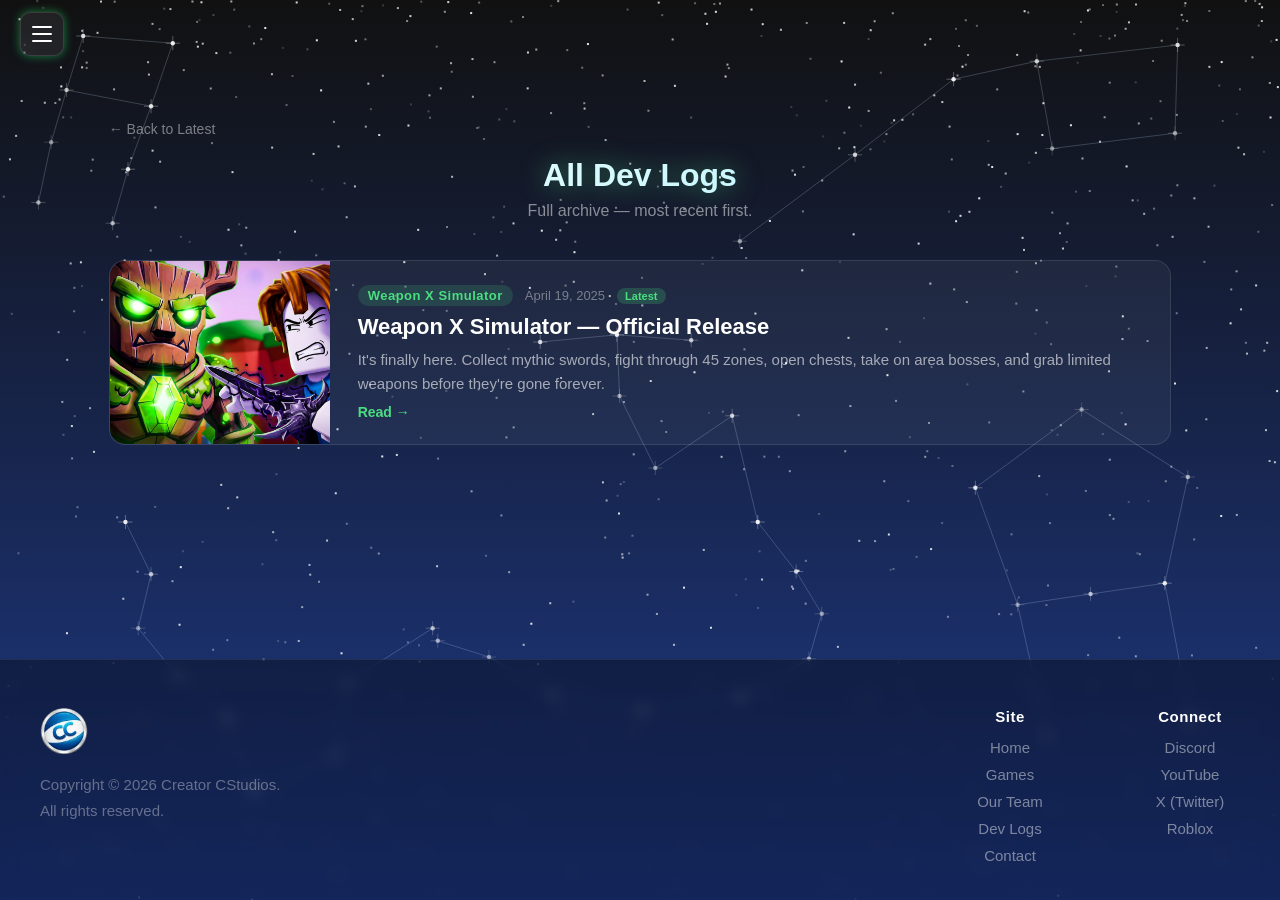
<file: blogs-archive.html>
<!DOCTYPE html>
<html lang="en">
<head>
    <meta charset="UTF-8">
        <link rel="icon" type="image/webp" href="images/CCStudios.webp">
    <meta name="viewport" content="width=device-width, initial-scale=1">
    <title>All Dev Logs - Creator CStudios</title>
    <link rel="stylesheet" href="style.css">
</head>
<body>
    <div class="stars" id="stars"></div>
    <nav>
        <button class="nav-hamburger" id="nav-hamburger" aria-label="Menu" aria-expanded="false">
            <span></span><span></span><span></span>
        </button>
        <div class="nav-menu" id="nav-menu">
            <ul>
                <li><a href="index.html">Home</a></li>
                <li><a href="index.html#games-section">Games</a></li>
                <li><a href="about.html">Our Team</a></li>
                <li><a href="blogs.html">Dev Logs</a></li>
                <li><a href="moon-inc.html">Moon Inc. Info</a></li>
                <li><a href="weapon-x.html">Weapon X Info</a></li>
                <li><a href="contact.html">Contact</a></li>
            </ul>
        </div>
    </nav>

    <div id="blogs-page">
        <a href="blogs.html" style="color:rgba(255,255,255,0.45);font-size:14px;text-decoration:none;display:inline-block;margin-bottom:20px;">&larr; Back to Latest</a>
        <h1 class="studio-title">All Dev Logs</h1>
        <p class="blogs-subtitle">Full archive — most recent first.</p>
        <div id="archive-list"></div>
    </div>

    <script src="stars.js"></script>
    <script src="nav.js"></script>
    <script src="blogs-data.js"></script>
    <script>
        const list = document.getElementById('archive-list');
        if (!BLOG_POSTS.length) {
            list.innerHTML = '<p class="blogs-empty">No posts yet.</p>';
        } else {
            list.innerHTML = BLOG_POSTS.map((p, i) => `
                <a class="blog-card" href="blogs.html#${p.id}" onclick="sessionStorage.setItem('blogs_open','${p.id}')">
                    <div class="blog-card-thumb" style="background-image:url('${p.thumb}')"></div>
                    <div class="blog-card-body">
                        <div class="blog-card-meta">
                            <span class="blog-card-game">${p.game}</span>
                            <span class="blog-card-date">${p.date}</span>
                            ${i === 0 ? '<span class="blog-card-latest">Latest</span>' : ''}
                        </div>
                        <div class="blog-card-title">${p.title}</div>
                        <div class="blog-card-excerpt">${p.excerpt}</div>
                        <span class="blog-card-cta">Read &rarr;</span>
                    </div>
                </a>
            `).join('');
        }
    </script>
    <footer id="site-footer">
        <div id="footer-inner">
            <div id="footer-brand">
                <img src="images/CCStudios.webp" alt="Creator CStudios" id="footer-logo-img">
                <div id="footer-copy">Copyright &copy; 2026 Creator CStudios.<br>All rights reserved.</div>
            </div>
            <div class="footer-col">
                <div class="footer-col-title">Site</div>
                <a class="footer-link" href="index.html">Home</a>
                <a class="footer-link" href="index.html#games-section">Games</a>
                <a class="footer-link" href="about.html">Our Team</a>
                <a class="footer-link" href="blogs.html">Dev Logs</a>
                <a class="footer-link" href="contact.html">Contact</a>
            </div>
            <div class="footer-col">
                <div class="footer-col-title">Connect</div>
                <a class="footer-link" href="https://discord.gg/pfwVptewm9" target="_blank" rel="noopener">Discord</a>
                <a class="footer-link" href="https://www.youtube.com/@CreatorCStudios" target="_blank" rel="noopener">YouTube</a>
                <a class="footer-link" href="https://x.com/CreatorCStudio" target="_blank" rel="noopener">X (Twitter)</a>
                <a class="footer-link" href="https://www.roblox.com/communities/3215945/Creators-CStudios#!/about" target="_blank" rel="noopener">Roblox</a>
            </div>
        </div>
    </footer>
</body>
</html>
</file>
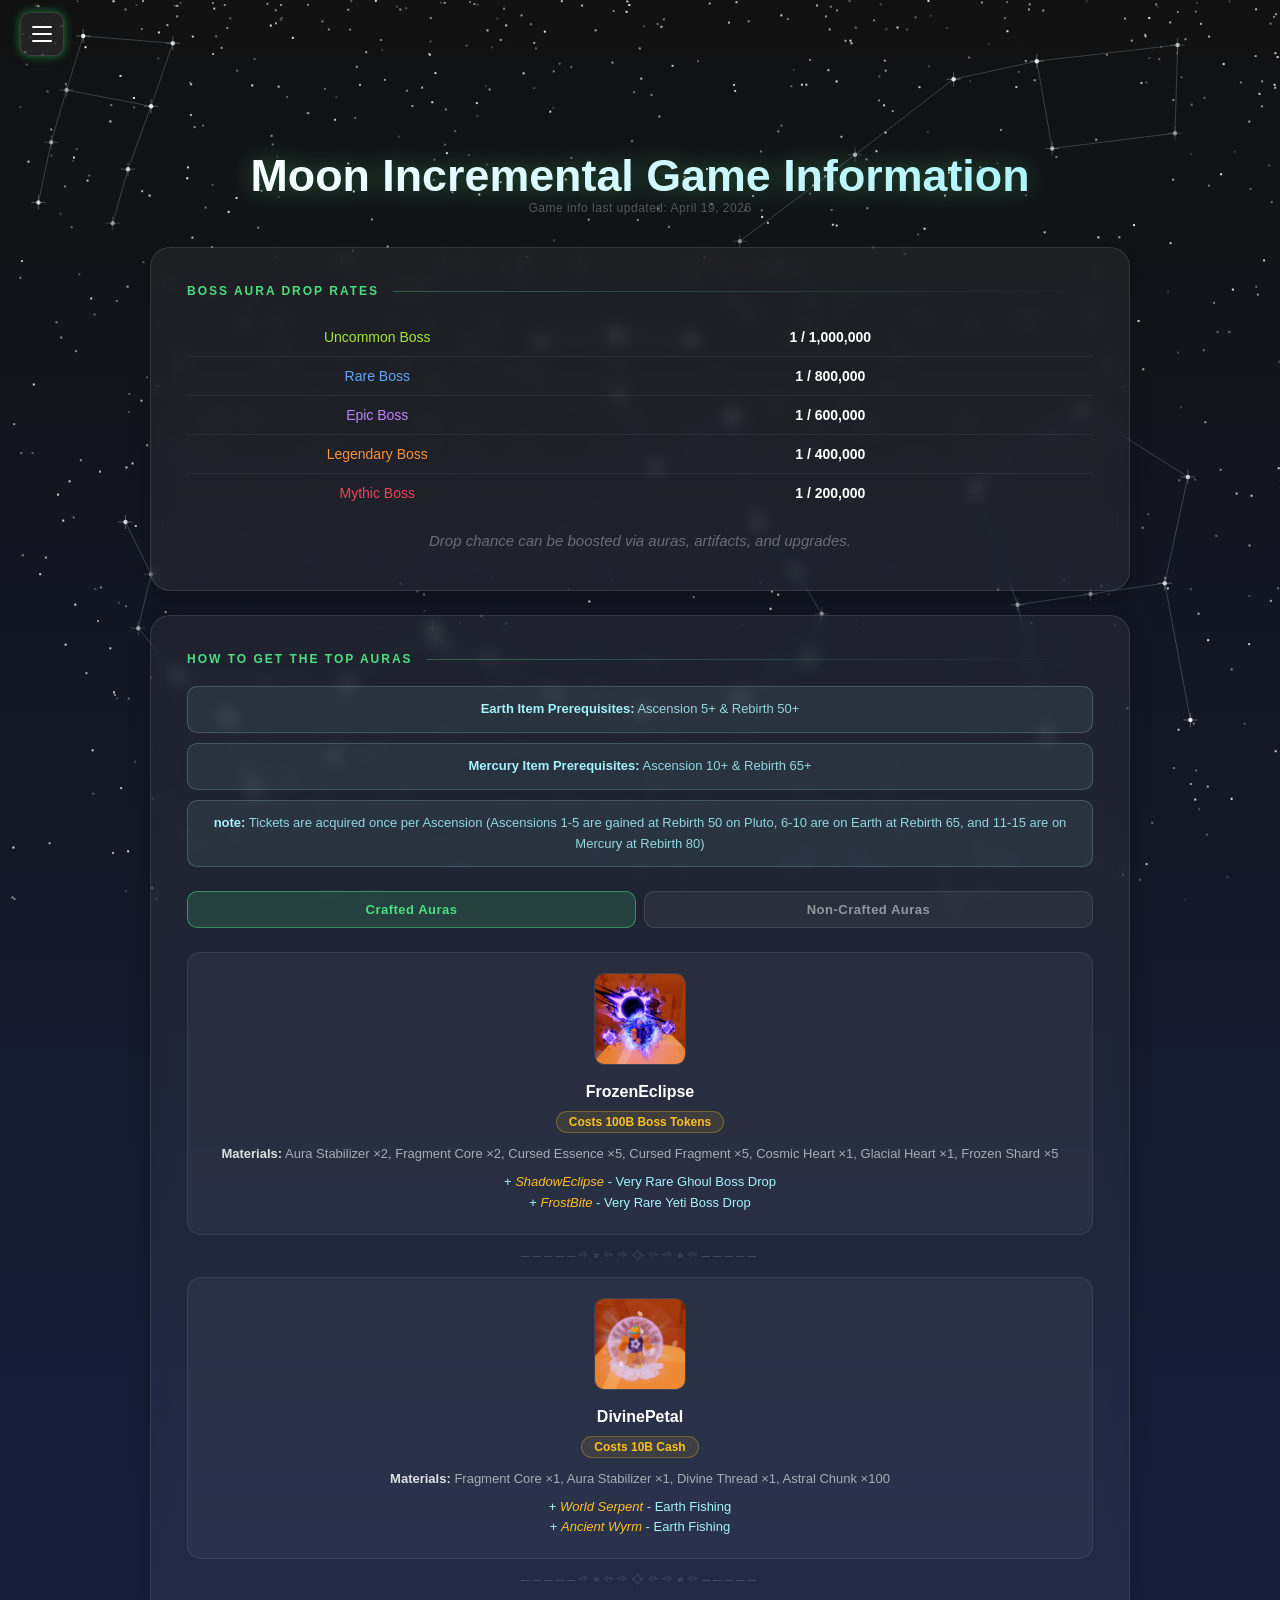
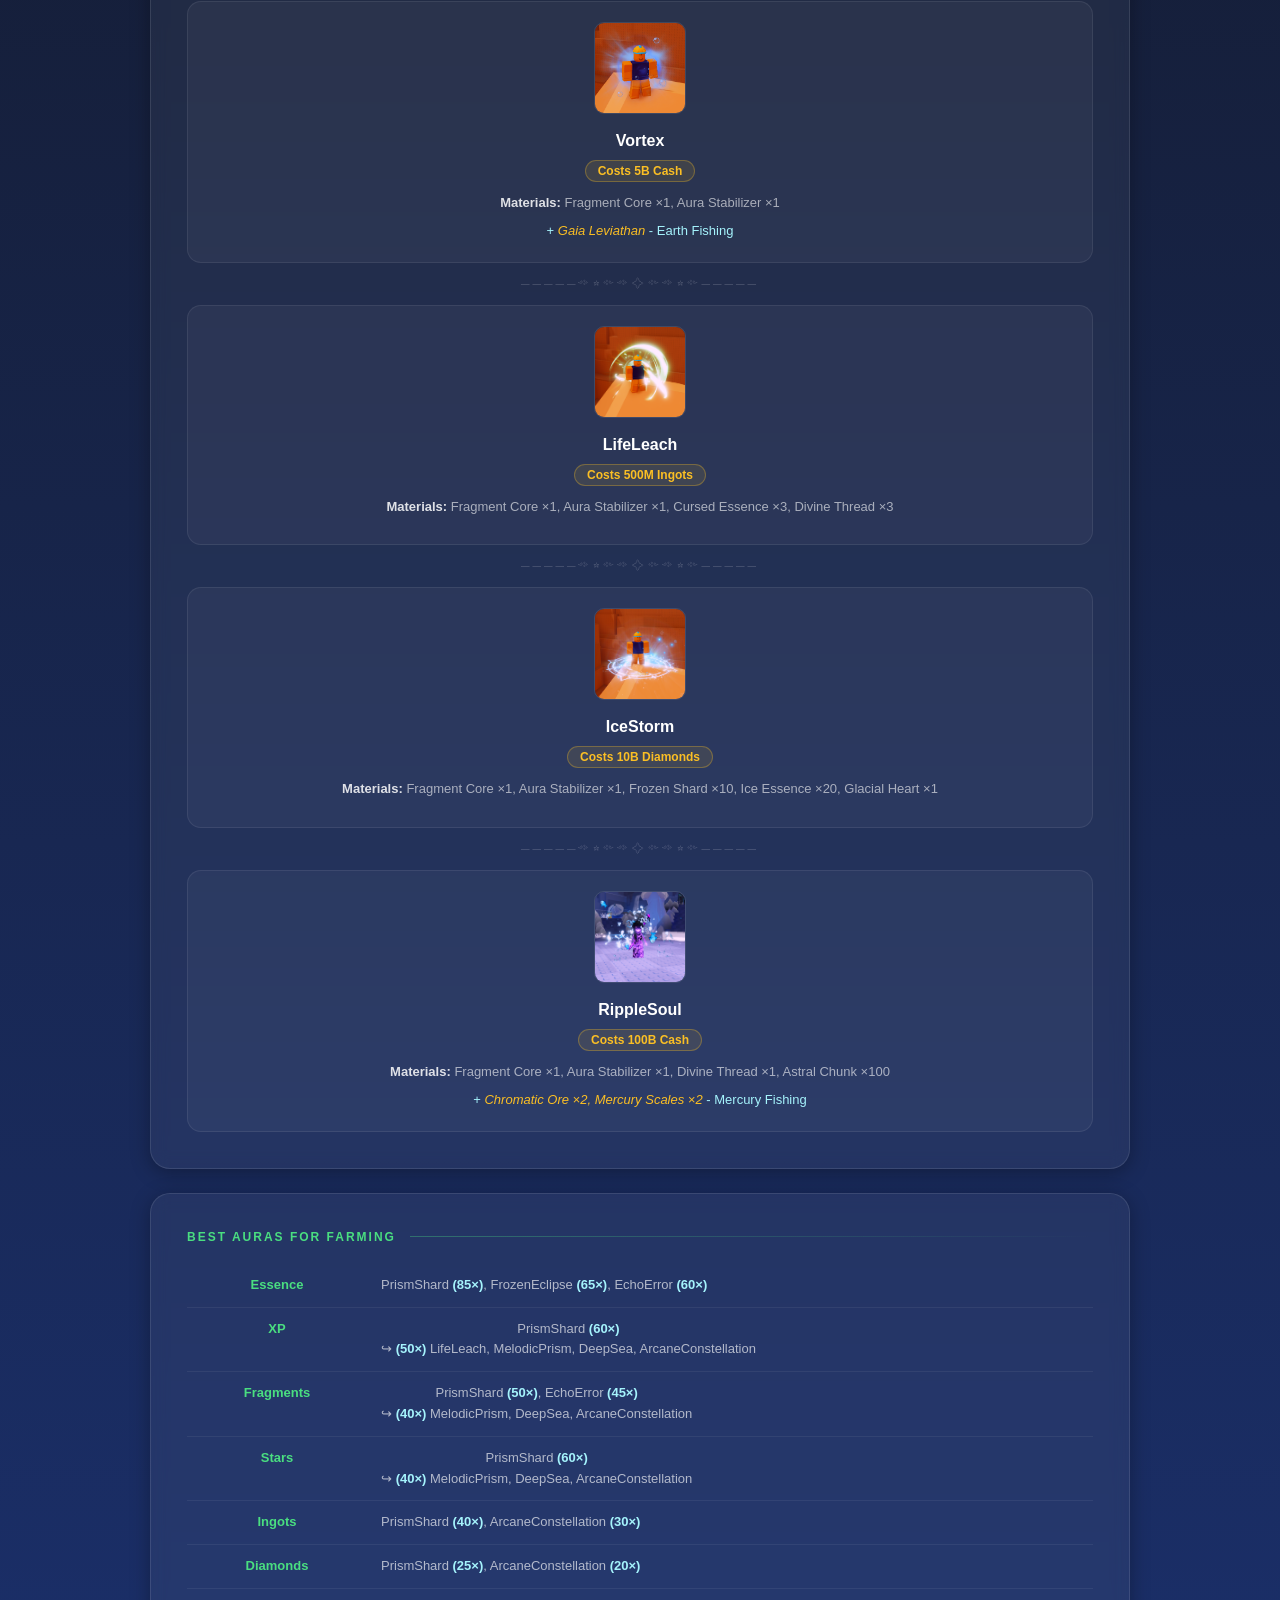
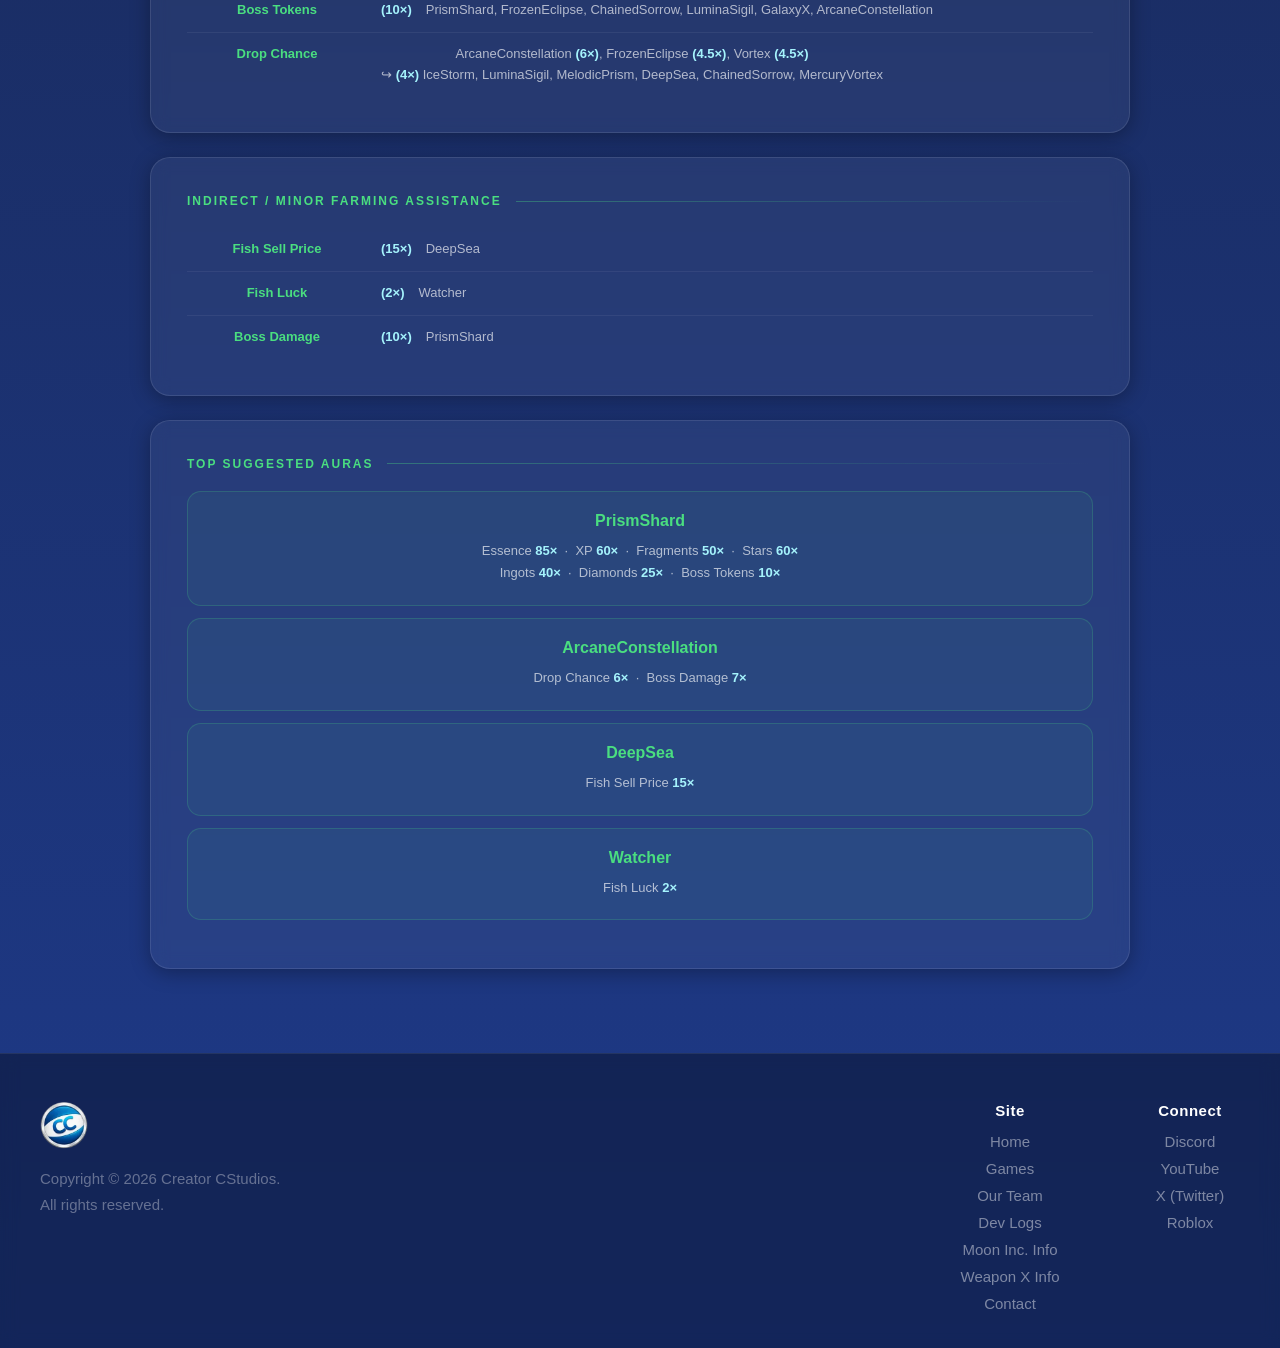
<file: moon-inc.html>
<!DOCTYPE html>
<html lang="en">
<head>
    <meta charset="UTF-8">
    <link rel="icon" type="image/webp" href="images/CCStudios.webp">
    <meta name="viewport" content="width=device-width, initial-scale=1">
    <title>Moon Inc. Info - Creator CStudios</title>
    <link rel="stylesheet" href="style.css">
    <style>
        #game-info-page {
            padding: 120px 60px 60px 60px;
            max-width: 980px;
            margin: 0 auto;
        }

        .game-info-header {
            text-align: center;
            margin-bottom: 56px;
        }

        .game-info-header h1 {
            font-size: 2.8rem;
            margin-bottom: 8px;
            background: linear-gradient(90deg, #ffffff, #a5f3fc, #4ade80, #ffffff);
            background-size: 300% 300%;
            -webkit-background-clip: text;
            -webkit-text-fill-color: transparent;
            background-clip: text;
            animation: shimmer 6s ease infinite;
            filter: drop-shadow(0 0 12px rgba(74, 222, 128, 0.4));
        }

        .game-info-header .subtitle {
            opacity: 0.55;
            font-size: 16px;
            margin-bottom: 32px;
        }

        .play-btn {
            display: inline-block;
            padding: 14px 36px;
            background: linear-gradient(135deg, rgba(74, 222, 128, 0.2), rgba(74, 222, 128, 0.08));
            border: 1px solid rgba(74, 222, 128, 0.4);
            border-radius: 50px;
            color: #4ade80;
            font-size: 15px;
            font-weight: 700;
            text-decoration: none;
            letter-spacing: 0.5px;
            transition: background 0.2s ease, box-shadow 0.2s ease, transform 0.2s ease;
        }

        .play-btn:hover {
            background: linear-gradient(135deg, rgba(74, 222, 128, 0.3), rgba(74, 222, 128, 0.12));
            box-shadow: 0 0 24px rgba(74, 222, 128, 0.25);
            transform: translateY(-2px);
        }

        .game-thumbnail {
            width: 100%;
            border-radius: 20px;
            overflow: hidden;
            border: 1px solid rgba(255, 255, 255, 0.1);
            box-shadow: 0 8px 40px rgba(0, 0, 0, 0.5);
            margin-bottom: 48px;
        }

        .game-thumbnail img {
            width: 100%;
            display: block;
            object-fit: cover;
            max-height: 420px;
        }

        /* ── Section card ── */
        .info-section {
            background: rgba(255, 255, 255, 0.05);
            border: 1px solid rgba(255, 255, 255, 0.1);
            border-radius: 20px;
            padding: 36px;
            backdrop-filter: blur(8px);
            box-shadow: 0 4px 20px rgba(0, 0, 0, 0.3);
            margin-bottom: 24px;
        }

        .info-section-label {
            display: flex;
            align-items: center;
            gap: 14px;
            margin-bottom: 20px;
        }

        .info-section-label h2 {
            font-size: 12px;
            font-weight: 700;
            letter-spacing: 2px;
            text-transform: uppercase;
            color: #4ade80;
            margin: 0;
            white-space: nowrap;
        }

        .info-section-line {
            flex: 1;
            height: 1px;
            background: linear-gradient(to right, rgba(74, 222, 128, 0.35), transparent);
        }

        .info-section p {
            opacity: 0.75;
            line-height: 1.75;
            font-size: 15px;
            margin: 0;
        }

        /* ── Tags ── */
        .info-tags {
            display: flex;
            flex-wrap: wrap;
            gap: 10px;
            margin-top: 4px;
        }

        .info-tag {
            background: rgba(74, 222, 128, 0.1);
            border: 1px solid rgba(74, 222, 128, 0.25);
            border-radius: 50px;
            padding: 6px 16px;
            font-size: 13px;
            color: #4ade80;
            font-weight: 600;
        }

        /* ── Stat grid ── */
        .info-grid {
            display: grid;
            grid-template-columns: repeat(2, 1fr);
            gap: 16px;
        }

        .info-stat {
            background: rgba(255, 255, 255, 0.04);
            border: 1px solid rgba(255, 255, 255, 0.08);
            border-radius: 14px;
            padding: 20px 24px;
        }

        .info-stat-label {
            font-size: 11px;
            font-weight: 700;
            letter-spacing: 1.5px;
            text-transform: uppercase;
            opacity: 0.4;
            margin-bottom: 6px;
        }

        .info-stat-value {
            font-size: 16px;
            font-weight: 700;
            color: #ffffff;
        }

        /* ── Timestamp ── */
        .info-timestamp {
            text-align: center;
            font-size: 12px;
            color: rgba(255,255,255,0.28);
            margin-bottom: 32px;
            margin-top: -8px;
            letter-spacing: 0.5px;
        }

        /* ── Boss drop rate table ── */
        .drop-table {
            width: 100%;
            border-collapse: collapse;
            margin-bottom: 16px;
        }

        .drop-table tr {
            border-bottom: 1px solid rgba(255,255,255,0.06);
        }

        .drop-table tr:last-child { border-bottom: none; }

        .drop-table td {
            padding: 11px 4px;
            font-size: 14px;
        }

        .drop-table td:first-child {
            width: 42%;
            color: rgba(255,255,255,0.5);
        }

        .drop-table td:last-child {
            font-weight: 700;
            color: #ffffff;
        }

        .rarity-uncommon { color: #a3e635; }
        .rarity-rare     { color: #60a5fa; }
        .rarity-epic     { color: #c084fc; }
        .rarity-legendary{ color: #fb923c; }
        .rarity-mythic   { color: #f43f5e; }

        .drop-note {
            font-size: 13px;
            color: rgba(255,255,255,0.45);
            font-style: italic;
            margin-top: 4px;
        }

        /* ── Prerequisites ── */
        .prereq-note {
            background: rgba(165, 243, 252, 0.07);
            border: 1px solid rgba(165, 243, 252, 0.2);
            border-radius: 10px;
            padding: 12px 18px;
            font-size: 13px;
            color: rgba(165, 243, 252, 0.85);
            margin-bottom: 10px;
            line-height: 1.6;
        }

        .prereq-note strong {
            color: #a5f3fc;
        }

        /* ── Aura cards ── */
        .aura-card {
            background: rgba(255,255,255,0.04);
            border: 1px solid rgba(255,255,255,0.08);
            border-radius: 14px;
            padding: 20px 24px;
            margin-bottom: 12px;
            display: flex;
            flex-direction: column;
            gap: 14px;
        }

        .aura-card:last-child { margin-bottom: 0; }

        .aura-imgs {
            display: flex;
            flex-direction: row;
            flex-wrap: wrap;
            gap: 8px;
            justify-content: center;
        }

        .aura-img {
            width: 90px;
            height: 90px;
            object-fit: cover;
            border-radius: 10px;
            border: 1px solid rgba(255,255,255,0.1);
            transition: transform 0.2s ease, box-shadow 0.2s ease;
            cursor: zoom-in;
        }

        .aura-img:hover {
            transform: scale(2.5);
            box-shadow: 0 8px 32px rgba(0,0,0,0.6);
            z-index: 10;
            position: relative;
        }

        .aura-img-wrap {
            position: relative;
            display: inline-block;
        }

        .aura-img-label {
            position: absolute;
            bottom: calc(100% + 76px);
            left: 50%;
            transform: translateX(-50%);
            background: rgba(0,0,0,0.85);
            color: #ffffff;
            font-size: 11px;
            font-weight: 700;
            padding: 4px 10px;
            border-radius: 6px;
            white-space: nowrap;
            pointer-events: none;
            opacity: 0;
            transition: opacity 0.15s ease;
            z-index: 20;
            letter-spacing: 0.4px;
        }

        .aura-img-wrap:hover .aura-img-label {
            opacity: 1;
        }

        .aura-content {
            flex: 1;
            min-width: 0;
            text-align: center;
        }

        .aura-name {
            font-size: 16px;
            font-weight: 800;
            color: #ffffff;
            margin-bottom: 10px;
        }

        .aura-materials {
            font-size: 13px;
            color: rgba(255,255,255,0.6);
            line-height: 1.75;
            margin-bottom: 6px;
        }

        .aura-materials span {
            color: rgba(255,255,255,0.85);
            font-weight: 600;
        }

        .aura-source {
            font-size: 13px;
            color: #a5f3fc;
            line-height: 1.6;
        }

        .aura-source em {
            color: #fbbf24;
        }

        .aura-divider {
            text-align: center;
            color: rgba(255,255,255,0.18);
            font-size: 12px;
            letter-spacing: 3px;
            margin: 14px 0;
            user-select: none;
        }

        .aura-subsection-label {
            font-size: 11px;
            font-weight: 700;
            letter-spacing: 2px;
            text-transform: uppercase;
            color: #4ade80;
            margin-bottom: 14px;
            margin-top: 24px;
            padding-bottom: 8px;
            border-bottom: 1px solid rgba(74,222,128,0.2);
        }

        /* ── Tabs ── */
        .aura-tabs {
            display: flex;
            gap: 8px;
            margin-bottom: 24px;
        }

        .aura-tab-btn {
            flex: 1;
            padding: 10px 0;
            background: rgba(255,255,255,0.05);
            border: 1px solid rgba(255,255,255,0.1);
            border-radius: 10px;
            color: rgba(255,255,255,0.5);
            font-size: 13px;
            font-weight: 700;
            letter-spacing: 0.5px;
            cursor: pointer;
            transition: background 0.2s ease, color 0.2s ease, border-color 0.2s ease;
            font-family: Arial, sans-serif;
            box-shadow: none;
            transform: none;
        }

        .aura-tab-btn:hover {
            background: rgba(74,222,128,0.08);
            color: rgba(255,255,255,0.8);
            border-color: rgba(74,222,128,0.25);
            transform: none;
            box-shadow: none;
        }

        .aura-tab-btn.active {
            background: rgba(74,222,128,0.15);
            border-color: rgba(74,222,128,0.5);
            color: #4ade80;
            box-shadow: none;
            transform: none;
        }

        .aura-tab-panel { display: none; }
        .aura-tab-panel.active { display: block; }

        /* ── Farming tiers ── */
        .farm-row {
            display: flex;
            align-items: baseline;
            gap: 14px;
            padding: 11px 0;
            border-bottom: 1px solid rgba(255,255,255,0.06);
            flex-wrap: wrap;
        }

        .farm-row:last-child { border-bottom: none; }

        .farm-resource {
            font-size: 13px;
            font-weight: 700;
            color: #4ade80;
            min-width: 180px;
            flex-shrink: 0;
        }

        .farm-mult {
            color: #a5f3fc;
            font-weight: 700;
            font-size: 13px;
            flex-shrink: 0;
        }

        .farm-auras {
            font-size: 13px;
            color: rgba(255,255,255,0.65);
            line-height: 1.6;
        }

        .farm-note {
            font-size: 12px;
            color: rgba(255,255,255,0.35);
            font-style: italic;
        }

        .aura-cost {
            display: inline-block;
            background: rgba(251, 191, 36, 0.1);
            border: 1px solid rgba(251, 191, 36, 0.3);
            color: #fbbf24;
            font-size: 12px;
            font-weight: 700;
            padding: 3px 12px;
            border-radius: 50px;
            margin-bottom: 10px;
        }

        .aura-card-noimg {
            background: rgba(255,255,255,0.04);
            border: 1px solid rgba(255,255,255,0.08);
            border-radius: 14px;
            padding: 20px 24px;
            margin-bottom: 12px;
        }

        /* Top suggested auras */
        .suggested-card {
            background: rgba(74, 222, 128, 0.06);
            border: 1px solid rgba(74, 222, 128, 0.2);
            border-radius: 14px;
            padding: 20px 24px;
            margin-bottom: 12px;
        }

        .suggested-name {
            font-size: 16px;
            font-weight: 800;
            color: #4ade80;
            margin-bottom: 10px;
        }

        .suggested-stats {
            font-size: 13px;
            color: rgba(255,255,255,0.65);
            line-height: 1.75;
        }

        .suggested-stats span {
            color: #a5f3fc;
            font-weight: 700;
        }

        @media (max-width: 640px) {
            #game-info-page { padding: 100px 20px 40px; }
            .info-grid { grid-template-columns: 1fr; }
            .farm-resource { min-width: 120px; }
        }
    </style>
</head>
<body>
    <div class="stars" id="stars"></div>
    <nav>
        <button class="nav-hamburger" id="nav-hamburger" aria-label="Menu" aria-expanded="false">
            <span></span><span></span><span></span>
        </button>
        <div class="nav-menu" id="nav-menu">
            <ul>
                <li><a href="index.html">Home</a></li>
                <li><a href="index.html#games-section">Games</a></li>
                <li><a href="about.html">Our Team</a></li>
                <li><a href="blogs.html">Dev Logs</a></li>
                <li><a href="moon-inc.html">Moon Inc. Info</a></li>
                <li><a href="weapon-x.html">Weapon X Info</a></li>
                <li><a href="contact.html">Contact</a></li>
            </ul>
        </div>
    </nav>

    <div id="game-info-page">

        <h1 class="game-info-header" style="font-size:2.8rem;margin-bottom:8px;background:linear-gradient(90deg,#ffffff,#a5f3fc,#4ade80,#ffffff);background-size:300% 300%;-webkit-background-clip:text;-webkit-text-fill-color:transparent;background-clip:text;animation:shimmer 6s ease infinite;filter:drop-shadow(0 0 12px rgba(74,222,128,0.4));">Moon Incremental Game Information</h1>
        <p class="info-timestamp">Game info last updated: April 19, 2026</p>

        <!-- Boss Aura Drop Rates -->
        <div class="info-section">
            <div class="info-section-label">
                <h2>Boss Aura Drop Rates</h2>
                <div class="info-section-line"></div>
            </div>
            <table class="drop-table">
                <tr>
                    <td><span class="rarity-uncommon">Uncommon Boss</span></td>
                    <td>1 / 1,000,000</td>
                </tr>
                <tr>
                    <td><span class="rarity-rare">Rare Boss</span></td>
                    <td>1 / 800,000</td>
                </tr>
                <tr>
                    <td><span class="rarity-epic">Epic Boss</span></td>
                    <td>1 / 600,000</td>
                </tr>
                <tr>
                    <td><span class="rarity-legendary">Legendary Boss</span></td>
                    <td>1 / 400,000</td>
                </tr>
                <tr>
                    <td><span class="rarity-mythic">Mythic Boss</span></td>
                    <td>1 / 200,000</td>
                </tr>
            </table>
            <p class="drop-note">Drop chance can be boosted via auras, artifacts, and upgrades.</p>
        </div>

        <!-- How to Get the Best Auras -->
        <div class="info-section">
            <div class="info-section-label">
                <h2>How to Get the Top Auras</h2>
                <div class="info-section-line"></div>
            </div>

            <div class="prereq-note">
                <strong>Earth Item Prerequisites:</strong> Ascension 5+ &amp; Rebirth 50+
            </div>
            <div class="prereq-note">
                <strong>Mercury Item Prerequisites:</strong> Ascension 10+ &amp; Rebirth 65+
            </div>
            <div class="prereq-note" style="margin-bottom:24px;">
                <strong>note:</strong> Tickets are acquired once per Ascension (Ascensions 1-5 are gained at Rebirth 50 on Pluto, 6-10 are on Earth at Rebirth 65, and 11-15 are on Mercury at Rebirth 80)
            </div>

            <!-- Tab buttons -->
            <div class="aura-tabs">
                <button class="aura-tab-btn active" onclick="switchAuraTab(this,'crafted')">Crafted Auras</button>
                <button class="aura-tab-btn" onclick="switchAuraTab(this,'noncrafted')">Non-Crafted Auras</button>
            </div>

            <!-- Crafted panel -->
            <div class="aura-tab-panel active" id="aura-panel-crafted">

                <div class="aura-card">
                    <div class="aura-imgs">
                        <img class="aura-img" src="images/moon-inc-info/auraImgs/FrozenEclipse.png" alt="FrozenEclipse">
                    </div>
                    <div class="aura-content">
                        <div class="aura-name">FrozenEclipse</div>
                        <div class="aura-cost">Costs 100B Boss Tokens</div>
                        <div class="aura-materials">
                            <span>Materials:</span> Aura Stabilizer ×2, Fragment Core ×2, Cursed Essence ×5, Cursed Fragment ×5, Cosmic Heart ×1, Glacial Heart ×1, Frozen Shard ×5
                        </div>
                        <div class="aura-source">
                            + <em>ShadowEclipse</em> - Very Rare Ghoul Boss Drop<br>
                            + <em>FrostBite</em> - Very Rare Yeti Boss Drop
                        </div>
                    </div>
                </div>

                <div class="aura-divider">─────༺☆༻༺✧༻༺☆༻─────</div>

                <div class="aura-card">
                    <div class="aura-imgs">
                        <img class="aura-img" src="images/moon-inc-info/auraImgs/DivinePetal.png" alt="DivinePetal">
                    </div>
                    <div class="aura-content">
                        <div class="aura-name">DivinePetal</div>
                        <div class="aura-cost">Costs 10B Cash</div>
                        <div class="aura-materials">
                            <span>Materials:</span> Fragment Core ×1, Aura Stabilizer ×1, Divine Thread ×1, Astral Chunk ×100
                        </div>
                        <div class="aura-source">
                            + <em>World Serpent</em> - Earth Fishing<br>
                            + <em>Ancient Wyrm</em> - Earth Fishing
                        </div>
                    </div>
                </div>

                <div class="aura-divider">─────༺☆༻༺✧༻༺☆༻─────</div>

                <div class="aura-card">
                    <div class="aura-imgs">
                        <img class="aura-img" src="images/moon-inc-info/auraImgs/Vortex.png" alt="Vortex">
                    </div>
                    <div class="aura-content">
                        <div class="aura-name">Vortex</div>
                        <div class="aura-cost">Costs 5B Cash</div>
                        <div class="aura-materials">
                            <span>Materials:</span> Fragment Core ×1, Aura Stabilizer ×1
                        </div>
                        <div class="aura-source">
                            + <em>Gaia Leviathan</em> - Earth Fishing
                        </div>
                    </div>
                </div>

                <div class="aura-divider">─────༺☆༻༺✧༻༺☆༻─────</div>

                <div class="aura-card">
                    <div class="aura-imgs">
                        <img class="aura-img" src="images/moon-inc-info/auraImgs/LifeLeach.png" alt="LifeLeach">
                    </div>
                    <div class="aura-content">
                        <div class="aura-name">LifeLeach</div>
                        <div class="aura-cost">Costs 500M Ingots</div>
                        <div class="aura-materials">
                            <span>Materials:</span> Fragment Core ×1, Aura Stabilizer ×1, Cursed Essence ×3, Divine Thread ×3
                        </div>
                    </div>
                </div>

                <div class="aura-divider">─────༺☆༻༺✧༻༺☆༻─────</div>

                <div class="aura-card">
                    <div class="aura-imgs">
                        <img class="aura-img" src="images/moon-inc-info/auraImgs/IceStorm.png" alt="IceStorm">
                    </div>
                    <div class="aura-content">
                        <div class="aura-name">IceStorm</div>
                        <div class="aura-cost">Costs 10B Diamonds</div>
                        <div class="aura-materials">
                            <span>Materials:</span> Fragment Core ×1, Aura Stabilizer ×1, Frozen Shard ×10, Ice Essence ×20, Glacial Heart ×1
                        </div>
                    </div>
                </div>

                <div class="aura-divider">─────༺☆༻༺✧༻༺☆༻─────</div>

                <div class="aura-card">
                    <div class="aura-imgs">
                        <img class="aura-img" src="images/moon-inc-info/auraImgs/RippleSoul.png" alt="RippleSoul">
                    </div>
                    <div class="aura-content">
                        <div class="aura-name">RippleSoul</div>
                        <div class="aura-cost">Costs 100B Cash</div>
                        <div class="aura-materials">
                            <span>Materials:</span> Fragment Core ×1, Aura Stabilizer ×1, Divine Thread ×1, Astral Chunk ×100
                        </div>
                        <div class="aura-source">
                            + <em>Chromatic Ore ×2, Mercury Scales ×2</em> - Mercury Fishing
                        </div>
                    </div>
                </div>

            </div>

            <!-- Non-Crafted panel -->
            <div class="aura-tab-panel" id="aura-panel-noncrafted">

                <div class="aura-card">
                    <div class="aura-imgs">
                        <img class="aura-img" src="images/moon-inc-info/auraImgs/MelodicPrism.png" alt="MelodicPrism">
                        <img class="aura-img" src="images/moon-inc-info/auraImgs/DeepSea.png" alt="DeepSea">
                    </div>
                    <div class="aura-content">
                        <div class="aura-name">MelodicPrism &amp; DeepSea</div>
                        <div class="aura-source">
                            Very Rare Fishing Drop on Earth<br>
                            <span style="color:rgba(255,255,255,0.35);font-size:12px;font-style:italic;">Note: Melodic is currently out of rotation (OOR)</span>
                        </div>
                    </div>
                </div>

                <div class="aura-divider">─────༺☆༻༺✧༻༺☆༻─────</div>

                <div class="aura-card">
                    <div class="aura-imgs">
                        <img class="aura-img" src="images/moon-inc-info/auraImgs/ChainedSorrow.png" alt="ChainedSorrow">
                        <img class="aura-img" src="images/moon-inc-info/auraImgs/LuminaSigil.png" alt="LuminaSigil">
                        <img class="aura-img" src="images/moon-inc-info/auraImgs/GalaxyX.png" alt="GalaxyX">
                        <img class="aura-img" src="images/moon-inc-info/auraImgs/Watcher.png" alt="Watcher">
                    </div>
                    <div class="aura-content">
                        <div class="aura-name">ChainedSorrow, LuminaSigil, GalaxyX, Watcher <span style="font-size:13px;font-weight:400;color:rgba(255,255,255,0.45)">(current limited)</span></div>
                        <div class="aura-source">
                            Limited Auras — most likely obtained through trading now.
                        </div>
                    </div>
                </div>

                <div class="aura-divider">─────༺☆༻༺✧༻༺☆༻─────</div>

                <div class="aura-card">
                    <div class="aura-imgs">
                        <img class="aura-img" src="images/moon-inc-info/auraImgs/MercuryVortex.png" alt="MercuryVortex">
                        <img class="aura-img" src="images/moon-inc-info/auraImgs/ArcaneConstellation.png" alt="ArcaneConstellation">
                    </div>
                    <div class="aura-content">
                        <div class="aura-name">MercuryVortex &amp; ArcaneConstellation</div>
                        <div class="aura-source">
                            Exotic Vending Drop on Mercury
                        </div>
                    </div>
                </div>

                <div class="aura-divider">─────༺☆༻༺✧༻༺☆༻─────</div>

                <div class="aura-card">
                    <div class="aura-imgs">
                        <img class="aura-img" src="images/moon-inc-info/auraImgs/PrismShard.png" alt="PrismShard">
                    </div>
                    <div class="aura-content">
                        <div class="aura-name">PrismShard</div>
                        <div class="aura-source">
                            Mercury Boss Tower — <em>Very Rare Drop</em>
                        </div>
                    </div>
                </div>

                <div class="aura-divider">─────༺☆༻༺✧༻༺☆༻─────</div>

                <div class="aura-card">
                    <div class="aura-imgs">
                        <img class="aura-img" src="images/moon-inc-info/auraImgs/EchoError.png" alt="EchoError">
                    </div>
                    <div class="aura-content">
                        <div class="aura-name">EchoError</div>
                        <div class="aura-source">
                            Mercury Boss Tower — <em>Guaranteed at Stage 25</em>
                        </div>
                    </div>
                </div>

            </div>
        </div>

        <!-- Best Auras for Farming -->
        <div class="info-section">
            <div class="info-section-label">
                <h2>Best Auras for Farming</h2>
                <div class="info-section-line"></div>
            </div>

            <div class="farm-row">
                <div class="farm-resource">Essence</div>
                <div class="farm-auras">
                    PrismShard <span class="farm-mult">(85×)</span>, FrozenEclipse <span class="farm-mult">(65×)</span>, EchoError <span class="farm-mult">(60×)</span>
                </div>
            </div>
            <div class="farm-row">
                <div class="farm-resource">XP</div>
                <div class="farm-auras">
                    PrismShard <span class="farm-mult">(60×)</span><br>
                    ↪ <span class="farm-mult">(50×)</span> LifeLeach, MelodicPrism, DeepSea, ArcaneConstellation
                </div>
            </div>
            <div class="farm-row">
                <div class="farm-resource">Fragments</div>
                <div class="farm-auras">
                    PrismShard <span class="farm-mult">(50×)</span>, EchoError <span class="farm-mult">(45×)</span><br>
                    ↪ <span class="farm-mult">(40×)</span> MelodicPrism, DeepSea, ArcaneConstellation
                </div>
            </div>
            <div class="farm-row">
                <div class="farm-resource">Stars</div>
                <div class="farm-auras">
                    PrismShard <span class="farm-mult">(60×)</span><br>
                    ↪ <span class="farm-mult">(40×)</span> MelodicPrism, DeepSea, ArcaneConstellation
                </div>
            </div>
            <div class="farm-row">
                <div class="farm-resource">Ingots</div>
                <div class="farm-auras">
                    PrismShard <span class="farm-mult">(40×)</span>, ArcaneConstellation <span class="farm-mult">(30×)</span>
                </div>
            </div>
            <div class="farm-row">
                <div class="farm-resource">Diamonds</div>
                <div class="farm-auras">
                    PrismShard <span class="farm-mult">(25×)</span>, ArcaneConstellation <span class="farm-mult">(20×)</span>
                </div>
            </div>
            <div class="farm-row">
                <div class="farm-resource">Boss Tokens</div>
                <div class="farm-mult">(10×)</div>
                <div class="farm-auras">PrismShard, FrozenEclipse, ChainedSorrow, LuminaSigil, GalaxyX, ArcaneConstellation</div>
            </div>
            <div class="farm-row">
                <div class="farm-resource">Drop Chance</div>
                <div class="farm-auras">
                    ArcaneConstellation <span class="farm-mult">(6×)</span>, FrozenEclipse <span class="farm-mult">(4.5×)</span>, Vortex <span class="farm-mult">(4.5×)</span><br>
                    ↪ <span class="farm-mult">(4×)</span> IceStorm, LuminaSigil, MelodicPrism, DeepSea, ChainedSorrow, MercuryVortex
                </div>
            </div>
        </div>

        <!-- Indirect Farming Assistance -->
        <div class="info-section">
            <div class="info-section-label">
                <h2>Indirect / Minor Farming Assistance</h2>
                <div class="info-section-line"></div>
            </div>

            <div class="farm-row">
                <div class="farm-resource">Fish Sell Price</div>
                <div class="farm-mult">(15×)</div>
                <div class="farm-auras">DeepSea</div>
            </div>
            <div class="farm-row">
                <div class="farm-resource">Fish Luck</div>
                <div class="farm-mult">(2×)</div>
                <div class="farm-auras">Watcher</div>
            </div>
            <div class="farm-row">
                <div class="farm-resource">Boss Damage</div>
                <div class="farm-mult">(10×)</div>
                <div class="farm-auras">PrismShard</div>
            </div>
        </div>

        <!-- Top Suggested Auras -->
        <div class="info-section">
            <div class="info-section-label">
                <h2>Top Suggested Auras</h2>
                <div class="info-section-line"></div>
            </div>

            <div class="suggested-card">
                <div class="suggested-name">PrismShard</div>
                <div class="suggested-stats">
                    Essence <span>85×</span> &nbsp;·&nbsp; XP <span>60×</span> &nbsp;·&nbsp; Fragments <span>50×</span> &nbsp;·&nbsp; Stars <span>60×</span><br>
                    Ingots <span>40×</span> &nbsp;·&nbsp; Diamonds <span>25×</span> &nbsp;·&nbsp; Boss Tokens <span>10×</span>
                </div>
            </div>

            <div class="suggested-card">
                <div class="suggested-name">ArcaneConstellation</div>
                <div class="suggested-stats">
                    Drop Chance <span>6×</span> &nbsp;·&nbsp; Boss Damage <span>7×</span>
                </div>
            </div>

            <div class="suggested-card">
                <div class="suggested-name">DeepSea</div>
                <div class="suggested-stats">
                    Fish Sell Price <span>15×</span>
                </div>
            </div>

            <div class="suggested-card">
                <div class="suggested-name">Watcher</div>
                <div class="suggested-stats">
                    Fish Luck <span>2×</span>
                </div>
            </div>
        </div>

    </div>

    <footer id="site-footer">
        <div id="footer-inner">
            <div id="footer-brand">
                <img src="images/CCStudios.webp" alt="Creator CStudios" id="footer-logo-img">
                <div id="footer-copy">Copyright &copy; 2026 Creator CStudios.<br>All rights reserved.</div>
            </div>
            <div class="footer-col">
                <div class="footer-col-title">Site</div>
                <a class="footer-link" href="index.html">Home</a>
                <a class="footer-link" href="index.html#games-section">Games</a>
                <a class="footer-link" href="about.html">Our Team</a>
                <a class="footer-link" href="blogs.html">Dev Logs</a>
                <a class="footer-link" href="moon-inc.html">Moon Inc. Info</a>
                <a class="footer-link" href="weapon-x.html">Weapon X Info</a>
                <a class="footer-link" href="contact.html">Contact</a>
            </div>
            <div class="footer-col">
                <div class="footer-col-title">Connect</div>
                <a class="footer-link" href="https://discord.gg/pfwVptewm9" target="_blank" rel="noopener">Discord</a>
                <a class="footer-link" href="https://www.youtube.com/@CreatorCStudios" target="_blank" rel="noopener">YouTube</a>
                <a class="footer-link" href="https://x.com/CreatorCStudio" target="_blank" rel="noopener">X (Twitter)</a>
                <a class="footer-link" href="https://www.roblox.com/communities/3215945/Creators-CStudios#!/about" target="_blank" rel="noopener">Roblox</a>
            </div>
        </div>
    </footer>

    <script src="stars.js"></script>
    <script src="nav.js"></script>
    <script>
        function switchAuraTab(btn, panel) {
            document.querySelectorAll('.aura-tab-btn').forEach(function (b) { b.classList.remove('active'); });
            document.querySelectorAll('.aura-tab-panel').forEach(function (p) { p.classList.remove('active'); });
            btn.classList.add('active');
            document.getElementById('aura-panel-' + panel).classList.add('active');
        }

        document.querySelectorAll('.aura-img').forEach(function (img) {
            const wrap = document.createElement('div');
            wrap.className = 'aura-img-wrap';
            img.parentNode.insertBefore(wrap, img);
            wrap.appendChild(img);
            const label = document.createElement('span');
            label.className = 'aura-img-label';
            label.textContent = img.alt;
            wrap.appendChild(label);
        });
    </script>
</body>
</html>
</file>
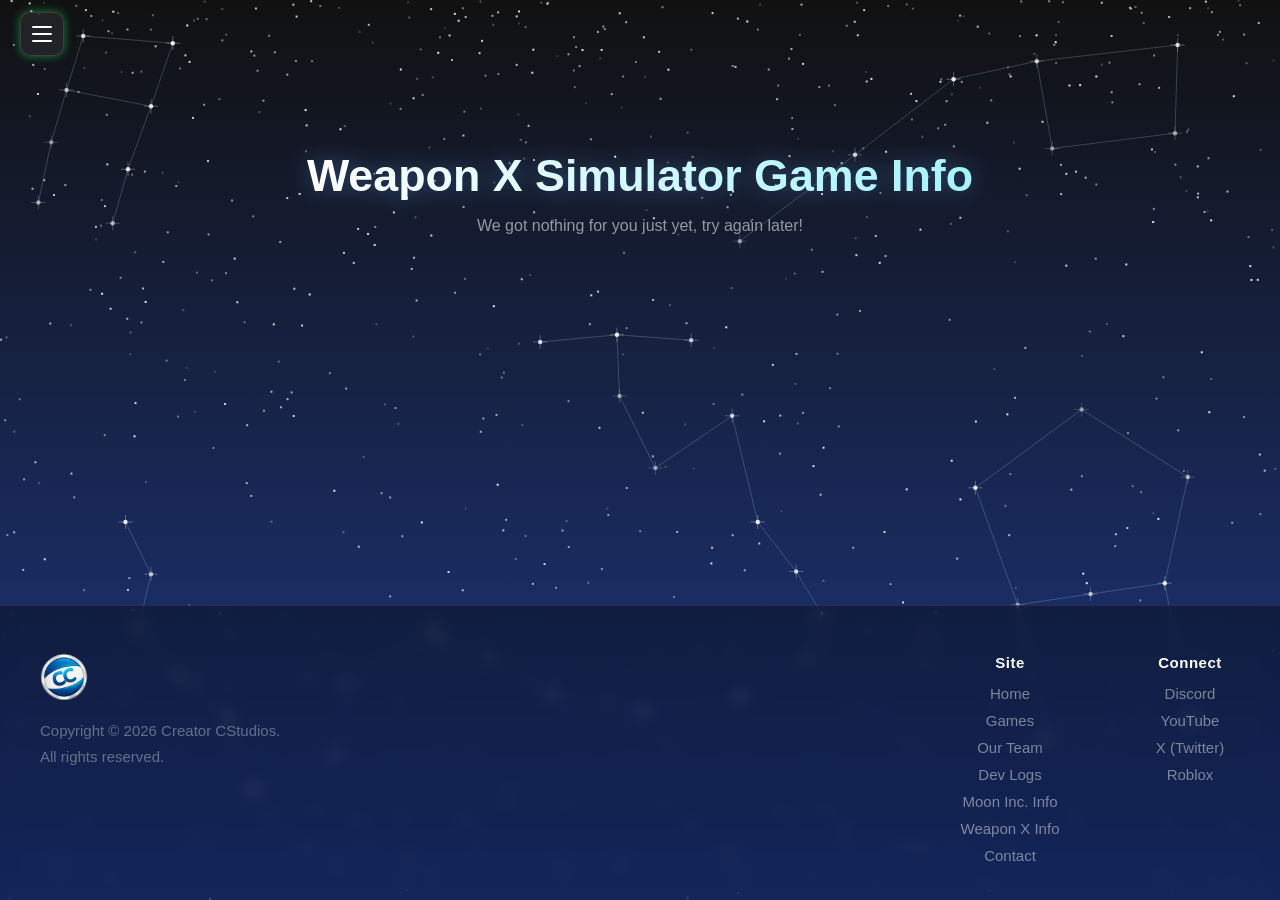
<file: weapon-x.html>
<!DOCTYPE html>
<html lang="en">
<head>
    <meta charset="UTF-8">
    <link rel="icon" type="image/webp" href="images/CCStudios.webp">
    <meta name="viewport" content="width=device-width, initial-scale=1">
    <title>Weapon X Info - Creator CStudios</title>
    <link rel="stylesheet" href="style.css">
    <style>
        #game-info-page {
            padding: 120px 60px 60px 60px;
            max-width: 960px;
            margin: 0 auto;
        }

        .game-info-header {
            text-align: center;
            margin-bottom: 56px;
        }

        .game-info-header h1 {
            font-size: 2.8rem;
            margin-bottom: 8px;
            background: linear-gradient(90deg, #ffffff, #a5f3fc, #60a5fa, #ffffff);
            background-size: 300% 300%;
            -webkit-background-clip: text;
            -webkit-text-fill-color: transparent;
            background-clip: text;
            animation: shimmer 6s ease infinite;
            filter: drop-shadow(0 0 12px rgba(96, 165, 250, 0.4));
        }

        .game-info-header .subtitle {
            opacity: 0.55;
            font-size: 16px;
            margin-bottom: 32px;
        }

        .play-btn {
            display: inline-block;
            padding: 14px 36px;
            background: linear-gradient(135deg, rgba(96, 165, 250, 0.2), rgba(96, 165, 250, 0.08));
            border: 1px solid rgba(96, 165, 250, 0.4);
            border-radius: 50px;
            color: #60a5fa;
            font-size: 15px;
            font-weight: 700;
            text-decoration: none;
            letter-spacing: 0.5px;
            transition: background 0.2s ease, box-shadow 0.2s ease, transform 0.2s ease;
        }

        .play-btn:hover {
            background: linear-gradient(135deg, rgba(96, 165, 250, 0.3), rgba(96, 165, 250, 0.12));
            box-shadow: 0 0 24px rgba(96, 165, 250, 0.25);
            transform: translateY(-2px);
        }

        .game-thumbnail {
            width: 100%;
            border-radius: 20px;
            overflow: hidden;
            border: 1px solid rgba(255, 255, 255, 0.1);
            box-shadow: 0 8px 40px rgba(0, 0, 0, 0.5);
            margin-bottom: 48px;
        }

        .game-thumbnail img {
            width: 100%;
            display: block;
            object-fit: cover;
            max-height: 420px;
        }

        .info-section {
            background: rgba(255, 255, 255, 0.05);
            border: 1px solid rgba(255, 255, 255, 0.1);
            border-radius: 20px;
            padding: 36px;
            backdrop-filter: blur(8px);
            box-shadow: 0 4px 20px rgba(0, 0, 0, 0.3);
            margin-bottom: 24px;
        }

        .info-section-label {
            display: flex;
            align-items: center;
            gap: 14px;
            margin-bottom: 20px;
        }

        .info-section-label h2 {
            font-size: 12px;
            font-weight: 700;
            letter-spacing: 2px;
            text-transform: uppercase;
            color: #60a5fa;
            margin: 0;
            white-space: nowrap;
        }

        .info-section-line {
            flex: 1;
            height: 1px;
            background: linear-gradient(to right, rgba(96, 165, 250, 0.35), transparent);
        }

        .info-section p {
            opacity: 0.75;
            line-height: 1.75;
            font-size: 15px;
            margin: 0;
        }

        .info-tags {
            display: flex;
            flex-wrap: wrap;
            gap: 10px;
            margin-top: 4px;
        }

        .info-tag {
            background: rgba(96, 165, 250, 0.1);
            border: 1px solid rgba(96, 165, 250, 0.25);
            border-radius: 50px;
            padding: 6px 16px;
            font-size: 13px;
            color: #60a5fa;
            font-weight: 600;
        }

        .info-grid {
            display: grid;
            grid-template-columns: repeat(2, 1fr);
            gap: 16px;
        }

        .info-stat {
            background: rgba(255, 255, 255, 0.04);
            border: 1px solid rgba(255, 255, 255, 0.08);
            border-radius: 14px;
            padding: 20px 24px;
        }

        .info-stat-label {
            font-size: 11px;
            font-weight: 700;
            letter-spacing: 1.5px;
            text-transform: uppercase;
            opacity: 0.4;
            margin-bottom: 6px;
        }

        .info-stat-value {
            font-size: 16px;
            font-weight: 700;
            color: #ffffff;
        }

        @media (max-width: 640px) {
            #game-info-page { padding: 100px 20px 40px; }
            .info-grid { grid-template-columns: 1fr; }
        }
    </style>
</head>
<body>
    <div class="stars" id="stars"></div>
    <nav>
        <button class="nav-hamburger" id="nav-hamburger" aria-label="Menu" aria-expanded="false">
            <span></span><span></span><span></span>
        </button>
        <div class="nav-menu" id="nav-menu">
            <ul>
                <li><a href="index.html">Home</a></li>
                <li><a href="index.html#games-section">Games</a></li>
                <li><a href="about.html">Our Team</a></li>
                <li><a href="blogs.html">Dev Logs</a></li>
                <li><a href="moon-inc.html">Moon Inc. Info</a></li>
                <li><a href="weapon-x.html">Weapon X Info</a></li>
                <li><a href="contact.html">Contact</a></li>
            </ul>
        </div>
    </nav>

    <div id="game-info-page">
        <div class="game-info-header">
            <h1>Weapon X Simulator Game Info</h1>
            <p class="subtitle">We got nothing for you just yet, try again later!</p>
        </div>

    </div>

    <footer id="site-footer">
        <div id="footer-inner">
            <div id="footer-brand">
                <img src="images/CCStudios.webp" alt="Creator CStudios" id="footer-logo-img">
                <div id="footer-copy">Copyright &copy; 2026 Creator CStudios.<br>All rights reserved.</div>
            </div>
            <div class="footer-col">
                <div class="footer-col-title">Site</div>
                <a class="footer-link" href="index.html">Home</a>
                <a class="footer-link" href="index.html#games-section">Games</a>
                <a class="footer-link" href="about.html">Our Team</a>
                <a class="footer-link" href="blogs.html">Dev Logs</a>
                <a class="footer-link" href="moon-inc.html">Moon Inc. Info</a>
                <a class="footer-link" href="weapon-x.html">Weapon X Info</a>
                <a class="footer-link" href="contact.html">Contact</a>
            </div>
            <div class="footer-col">
                <div class="footer-col-title">Connect</div>
                <a class="footer-link" href="https://discord.gg/pfwVptewm9" target="_blank" rel="noopener">Discord</a>
                <a class="footer-link" href="https://www.youtube.com/@CreatorCStudios" target="_blank" rel="noopener">YouTube</a>
                <a class="footer-link" href="https://x.com/CreatorCStudio" target="_blank" rel="noopener">X (Twitter)</a>
                <a class="footer-link" href="https://www.roblox.com/communities/3215945/Creators-CStudios#!/about" target="_blank" rel="noopener">Roblox</a>
            </div>
        </div>
    </footer>

    <script src="stars.js"></script>
    <script src="nav.js"></script>
</body>
</html>
</file>
<file: style.css>
html {
    scroll-behavior: smooth;
}

body {
    font-family: Arial, sans-serif;
    background: linear-gradient(to bottom, #111, #1e3a8a);
    min-height: 100vh;
    color: white;
    text-align: center;
    margin: 0;
    padding: 0;
    display: flex;
    flex-direction: column;
}

nav {
    position: fixed;
    top: 0;
    left: 0;
    width: 100%;
    z-index: 100;
}

.nav-hamburger {
    display: flex;
    flex-direction: column;
    justify-content: center;
    align-items: center;
    gap: 5px;
    width: 44px;
    height: 44px;
    margin: 12px 0 12px 20px;
    background: rgba(255,255,255,0.07);
    border: 1px solid rgba(255,255,255,0.12);
    border-radius: 10px;
    cursor: pointer;
    padding: 0;
    backdrop-filter: blur(8px);
    transition: background 0.2s ease, border-color 0.2s ease;
}

.nav-hamburger:hover {
    background: rgba(255,255,255,0.13);
    border-color: rgba(255,255,255,0.22);
}

.nav-hamburger span {
    display: block;
    width: 20px;
    height: 2px;
    background: white;
    border-radius: 2px;
    transition: transform 0.3s ease, opacity 0.3s ease;
    transform-origin: center;
}

.nav-hamburger.open span:nth-child(1) { transform: translateY(7px) rotate(45deg); }
.nav-hamburger.open span:nth-child(2) { opacity: 0; transform: scaleX(0); }
.nav-hamburger.open span:nth-child(3) { transform: translateY(-7px) rotate(-45deg); }

.nav-menu {
    position: absolute;
    top: 68px;
    left: 16px;
    background: rgba(8, 12, 28, 0.94);
    border: 1px solid rgba(255,255,255,0.1);
    border-radius: 14px;
    backdrop-filter: blur(16px);
    box-shadow: 0 8px 32px rgba(0,0,0,0.5);
    overflow: hidden;
    max-height: 0;
    opacity: 0;
    pointer-events: none;
    transition: max-height 0.35s cubic-bezier(0.4,0,0.2,1), opacity 0.25s ease;
    min-width: 180px;
}

.nav-menu.open {
    max-height: 560px;
    opacity: 1;
    pointer-events: auto;
}

.nav-menu ul {
    list-style: none;
    margin: 0;
    padding: 8px 0;
    display: flex;
    flex-direction: column;
}

.nav-menu li {
    opacity: 0;
    transform: translateX(-8px);
    transition: opacity 0.2s ease, transform 0.2s ease;
}

.nav-menu.open li:nth-child(1) { opacity:1; transform:none; transition-delay:0.05s; }
.nav-menu.open li:nth-child(2) { opacity:1; transform:none; transition-delay:0.10s; }
.nav-menu.open li:nth-child(3) { opacity:1; transform:none; transition-delay:0.15s; }
.nav-menu.open li:nth-child(4) { opacity:1; transform:none; transition-delay:0.20s; }
.nav-menu.open li:nth-child(5) { opacity:1; transform:none; transition-delay:0.25s; }
.nav-menu.open li:nth-child(6) { opacity:1; transform:none; transition-delay:0.30s; }
.nav-menu.open li:nth-child(7) { opacity:1; transform:none; transition-delay:0.35s; }

.nav-menu a {
    display: block;
    padding: 11px 22px;
    text-decoration: none;
    color: rgba(255,255,255,0.85);
    font-size: 15px;
    font-weight: 600;
    font-family: Arial, sans-serif;
    white-space: nowrap;
    transition: color 0.15s ease, background 0.15s ease;
}

.nav-menu a:hover { color: #4ade80; background: rgba(74,222,128,0.07); }

button {
    padding: 12px 28px;
    font-size: 18px;
    font-weight: bold;
    color:white;
    background: linear-gradient(45deg, #22c55e, #4ade80);
    border: none;
    border-radius: 10px;
    box-shadow: 0 0 10px rgba(34, 197, 94, 0.6);

    cursor: pointer;

    transition: all 0.2s ease;
}

button:hover {
    transform: scale(1.05);
    background: linear-gradient(45deg, #16a34a, #22c55e);
    box-shadow: 0 0 20px rgba(34, 197, 94, 0.9);
}

button:active {
    transform: scale(0.97);
}

/* studio title float effect */
@keyframes float {
    0%, 100% {
        transform: translateY(0px);
    }
    50% {
        transform: translateY(-5px);
    }
}

@keyframes shimmer {
    0% {
        background-position: 0% 50%;
    }
    50% {
        background-position: 100% 50%;
    }
    100% {
        background-position: 0% 50%;
    }
}

.studio-title {
    margin-top: 0;
    animation: float 4s ease-in-out infinite;
    background: linear-gradient(90deg, #ffffff, #a5f3fc, #4ade80, #ffffff);
    background-size: 300% 300%;
    -webkit-background-clip: text;
    -webkit-text-fill-color: transparent;
    background-clip: text;
    animation: float 4s ease-in-out infinite, shimmer 6s ease infinite;
    filter: drop-shadow(0 0 12px rgba(74, 222, 128, 0.5));
}

/* star background effect */
.stars {
    position: absolute;
    top: 0;
    left: 0;
    width: 100%;
    pointer-events: none;
    z-index: -1;
    overflow: visible;
}

.star {
    position: absolute;
    width: 2px;
    height: 2px;
    background: white;
    border-radius: 50%;
}

@keyframes starTwinkle {
    0%, 100% { opacity: 0.15; }
    50%       { opacity: 0.9; }
}

#title-arena, #title-arena * {
    cursor: default;
}

/* Index page overrides */
#title-arena {
    position: relative;
    width: 100%;
    height: 200px;
    margin-top: 50px;
    overflow: hidden;
}

#index-title {
    position: absolute;
    top: 50%;
    left: 50%;
    transform: translate(-50%, -50%);
    visibility: hidden;
    white-space: nowrap;
    font-size: 4rem;
    /* CSS float animation disabled — JS physics handles movement */
    animation: shimmer 6s ease infinite;
    background: none;
    -webkit-text-fill-color: initial;
    filter: none;
    margin: 0;
    /* smooth letter animations still run via .title-letter */
}

/* Divider */
#title-divider {
    max-width: 1200px;
    width: 100%;
    margin: 0 auto 15px;
    padding: 0 20px;
    box-sizing: border-box;
}

#title-divider-line {
    height: 2px;
    background: linear-gradient(
        to right,
        transparent,
        rgba(74, 222, 128, 0.5) 15%,
        rgba(165, 243, 252, 0.9) 40%,
        rgba(74, 222, 128, 1.0) 50%,
        rgba(165, 243, 252, 0.9) 60%,
        rgba(74, 222, 128, 0.5) 85%,
        transparent
    );
    box-shadow: 0 0 10px rgba(74, 222, 128, 0.3);
}

.title-letter {
    display: inline-block;
    background: linear-gradient(90deg, #ffffff, #a5f3fc, #4ade80, #ffffff);
    background-size: 300% 300%;
    -webkit-background-clip: text;
    -webkit-text-fill-color: transparent;
    background-clip: text;
    filter: drop-shadow(0 0 10px rgba(74, 222, 128, 0.5));
    animation: shimmer 6s ease infinite;
    animation-delay: var(--delay, 0s);
    will-change: transform;
}

/* Each letter gets a unique duration and delay via nth-child */
.title-letter:nth-child(1)  { --dur: 7.2s; --delay: 0.00s; }
.title-letter:nth-child(2)  { --dur: 8.5s; --delay: 0.40s; }
.title-letter:nth-child(3)  { --dur: 7.8s; --delay: 0.80s; }
.title-letter:nth-child(4)  { --dur: 9.1s; --delay: 0.20s; }
.title-letter:nth-child(5)  { --dur: 7.5s; --delay: 1.10s; }
.title-letter:nth-child(6)  { --dur: 8.9s; --delay: 0.60s; }
.title-letter:nth-child(7)  { --dur: 8.2s; --delay: 1.40s; }
.title-letter:nth-child(8)  { --dur: 7.0s; --delay: 0.10s; }
.title-letter:nth-child(9)  { --dur: 9.4s; --delay: 0.90s; }
.title-letter:nth-child(10) { --dur: 7.6s; --delay: 1.60s; }
.title-letter:nth-child(11) { --dur: 8.7s; --delay: 0.50s; }
.title-letter:nth-child(12) { --dur: 9.0s; --delay: 1.30s; }
.title-letter:nth-child(13) { --dur: 7.3s; --delay: 1.00s; }
.title-letter:nth-child(14) { --dur: 8.8s; --delay: 1.80s; }
.title-letter:nth-child(15) { --dur: 7.9s; --delay: 0.35s; }
.title-letter:nth-child(16) { --dur: 7.4s; --delay: 1.50s; }

@keyframes letterFloat {
    0%   { transform: translateY(0px)    rotate(0deg); }
    20%  { transform: translateY(-6px)   rotate(-1.5deg); }
    50%  { transform: translateY(-14px)  rotate(2deg); }
    80%  { transform: translateY(-4px)   rotate(-0.8deg); }
    100% { transform: translateY(0px)    rotate(0deg); }
}

#desc-box {
    text-align: center;
    display: flex;
    flex-direction: column;
    align-items: center;
    gap: 8px;
}

/* Main hero */
#main-hero {
    display: flex;
    align-items: stretch;
    gap: 20px;
    max-width: 1200px;
    width: 100%;
    margin: 0 auto;
    padding: 0 20px 48px;
    box-sizing: border-box;
}


/* Right column: What We Do → devlog → Featured Games */
#main-hero-right {
    flex: 1 1 auto;
    display: flex;
    flex-direction: column;
    gap: 36px;
    min-width: 0;
}

#what-we-do .home-section-header,
#featured-games-inner .home-section-header {
    margin-bottom: 18px;
}

/* ── Who We Are ─────────────────────────────────────────── */
#who-we-are .home-section-header { margin-bottom: 14px; }

.who-we-are-box {
    display: flex;
    flex-direction: column;
    gap: 20px;
}

.who-we-are-intro {
    font-size: 16px;
    color: rgba(255,255,255,0.65);
    margin: 0;
    line-height: 1.65;
}

.who-we-are-team {
    display: flex;
    align-items: stretch;
    gap: 12px;
}

.team-member {
    flex: 1;
    display: flex;
    align-items: center;
    gap: 14px;
    background: rgba(255,255,255,0.04);
    border: 1px solid rgba(255,255,255,0.08);
    border-radius: 12px;
    padding: 16px 18px;
}

.team-avatar {
    flex-shrink: 0;
    width: 44px;
    height: 44px;
    border-radius: 50%;
    background: linear-gradient(135deg, rgba(74,222,128,0.22), rgba(74,222,128,0.06));
    border: 1px solid rgba(74,222,128,0.3);
    display: flex;
    align-items: center;
    justify-content: center;
    font-size: 18px;
    font-weight: 800;
    color: #4ade80;
}

.team-member-info {
    display: flex;
    flex-direction: column;
    gap: 2px;
}

.team-member-role {
    font-size: 11px;
    font-weight: 700;
    letter-spacing: 1.4px;
    text-transform: uppercase;
    color: #4ade80;
}

.team-member-name {
    font-size: 18px;
    font-weight: 800;
    color: #ffffff;
    line-height: 1.2;
}

.team-member-username {
    font-size: 13px;
    color: rgba(255,255,255,0.38);
}

.team-member-divider { display: none; }

.who-we-are-updates {
    padding-top: 4px;
    border-top: 1px solid rgba(255,255,255,0.07);
}

.who-updates-label {
    font-size: 13px;
    font-weight: 600;
    color: rgba(255,255,255,0.50);
    margin-bottom: 10px;
    letter-spacing: 0.2px;
    text-align: center;
}

.who-updates-tags {
    display: flex;
    flex-wrap: wrap;
    gap: 8px;
    justify-content: center;
}

.who-update-tag {
    font-size: 13px;
    font-weight: 600;
    padding: 4px 12px;
    border-radius: 999px;
    background: rgba(255,255,255,0.05);
    border: 1px solid rgba(255,255,255,0.09);
    color: rgba(255,255,255,0.55);
}

.stack-box {
    background: rgba(255, 255, 255, 0.05);
    border: 1px solid rgba(255, 255, 255, 0.1);
    border-radius: 16px;
    padding: 24px;
    backdrop-filter: blur(8px);
    box-shadow: 0 4px 20px rgba(0, 0, 0, 0.3);
}

/* Dev Log Panel — grows to fill remaining height in right column */
#devlog-box {
    flex: 1 1 auto;
    box-sizing: border-box;
    padding: 36px 40px;
    display: flex;
    align-items: center;
}

/* Model — positioned via JS to emulate fixed in right gutter */
#model-container {
    position: absolute;
    right: 0;
    width: calc((100vw - 1200px) / 2);
    height: calc(100vh - 60px);
    pointer-events: none;
    z-index: 1;
    overflow: hidden;
    transition: opacity 0.4s ease;
}

@media (max-width: 1440px) {
    #model-container { display: none; }
}

@media (max-width: 600px) {
    #main-hero {
        flex-direction: column;
        padding: 0 16px 40px;
    }
    #main-hero-right {
        max-width: 100%;
    }
}

.devlog-inner {
    display: flex;
    align-items: center;
    gap: 28px;
    width: 100%;
}

.devlog-img-wrap {
    flex: 0 0 auto;
    width: 190px;
    height: 190px;
    border-radius: 20px;
    overflow: hidden;
    box-shadow: 0 4px 16px rgba(0,0,0,0.4);
}

.devlog-img {
    width: 100%;
    height: 100%;
    object-fit: cover;
    display: block;
}

.devlog-text {
    display: flex;
    flex-direction: column;
    gap: 6px;
    align-items: center;
    text-align: center;
}

.devlog-label {
    font-size: 12px;
    font-weight: 700;
    letter-spacing: 1.5px;
    text-transform: uppercase;
    color: #f97316;
}

.devlog-title {
    font-size: 28px;
    font-weight: 800;
    margin: 0;
    color: #ffffff;
    line-height: 1.25;
}

.devlog-body {
    font-size: 16px;
    margin: 0;
    opacity: 0.75;
    line-height: 1.5;
}

.devlog-btn {
    display: inline-block;
    margin-top: 10px;
    padding: 13px 28px;
    background: #4f7df7;
    color: white;
    font-size: 17px;
    font-weight: 700;
    text-decoration: none;
    border-radius: 999px;
    width: fit-content;
    box-shadow: 0 0 12px rgba(79, 125, 247, 0.6);
    transition: background 0.2s ease, transform 0.2s ease, box-shadow 0.2s ease;
}

.devlog-btn:hover {
    background: #3a63d4;
    transform: scale(1.04);
}

/* Blogs Page */
#blogs-page {
    padding: 120px 60px 60px 60px;
    max-width: 900px;
    margin: 0 auto;
    text-align: left;
}

.blogs-subtitle {
    opacity: 0.6;
    font-size: 16px;
    margin-top: -10px;
    margin-bottom: 40px;
}

#blogs-container {
    display: flex;
    flex-direction: column;
    gap: 24px;
}

.blogs-empty {
    opacity: 0.4;
    font-style: italic;
}

/* Games section anchor wrapper (index.html embed) */
#games-section {
    scroll-margin-top: 60px;
    padding-top: 60px;
    padding-bottom: 60px;
}

/* Games Page */
#games-page {
    padding: 0;
    text-align: center;
}

.games-subtitle {
    opacity: 0.6;
    font-size: 22px;
    margin-top: -10px;
    margin-bottom: 40px;
    padding: 0 60px;
}

#games-page .studio-title {
    margin-top: 80px;
    font-size: 3.2rem;
}

/* Carousel band */
#games-scroller-wrap {
    position: relative;
    max-width: 1200px;
    margin: 0 auto;
    background: rgba(255, 255, 255, 0.05);
    border: 1px solid rgba(255, 255, 255, 0.1);
    border-radius: 16px;
    backdrop-filter: blur(8px);
    box-shadow: 0 4px 20px rgba(0, 0, 0, 0.3);
    overflow: hidden;
    padding: 60px 0;
    display: flex;
    align-items: center;
    justify-content: center;
}

/* Cards track */
#games-scroller {
    position: relative;
    display: flex;
    align-items: center;
    justify-content: center;
    width: 100%;
    height: 300px;
}

/* Individual game card */
.game-card {
    position: absolute;
    width: 360px;
    background: rgba(255,255,255,0.09);
    border: 1px solid rgba(255,255,255,0.12);
    border-radius: 20px;
    overflow: hidden;
    box-shadow: 0 4px 24px rgba(0,0,0,0.35);
    will-change: transform, opacity;
    transform-origin: center center;
}

.game-card-focused {
    box-shadow: 0 0 40px rgba(74, 222, 128, 0.25), 0 8px 32px rgba(0,0,0,0.5);
    border-color: rgba(74, 222, 128, 0.3);
}

.game-thumb-wrap.no-thumb {
    background: rgba(255,255,255,0.05);
    display: flex;
    align-items: center;
    justify-content: center;
}

.game-thumb-wrap.no-thumb::after {
    content: '🎮';
    font-size: 48px;
    opacity: 0.3;
}

.game-thumb-wrap {
    width: 100%;
    height: 220px;
    overflow: hidden;
    background: rgba(0,0,0,0.3);
}

.game-thumb {
    width: 100%;
    height: 100%;
    object-fit: cover;
    display: block;
}

.game-info {
    padding: 16px;
    display: flex;
    flex-direction: column;
    gap: 8px;
}

.game-name {
    font-size: 17px;
    font-weight: 800;
    margin: 0;
    color: #ffffff;
    line-height: 1.3;
}

.game-playing {
    font-size: 12px;
    opacity: 0.65;
}

.game-btn {
    display: inline-block;
    margin-top: 4px;
    padding: 10px 0;
    text-align: center;
    background: linear-gradient(45deg, #22c55e, #4ade80);
    color: white;
    font-size: 14px;
    font-weight: 700;
    text-decoration: none;
    border-radius: 10px;
    width: 100%;
    box-shadow: 0 0 10px rgba(34,197,94,0.4);
    transition: background 0.2s ease, box-shadow 0.2s ease;
}

.game-btn:hover {
    background: linear-gradient(45deg, #16a34a, #22c55e);
    box-shadow: 0 0 20px rgba(34,197,94,0.7);
}

.game-btn-disabled {
    display: inline-block;
    margin-top: 4px;
    padding: 10px 0;
    text-align: center;
    background: rgba(255,255,255,0.08);
    color: rgba(255,255,255,0.4);
    font-size: 14px;
    font-weight: 700;
    border-radius: 10px;
    width: 100%;
    cursor: default;
}

/* Arrow buttons */
.carousel-arrow {
    position: absolute;
    top: 50%;
    transform: translateY(-50%);
    width: 46px;
    height: 46px;
    border-radius: 50%;
    background: rgba(255,255,255,0.08);
    border: 1px solid rgba(255,255,255,0.18);
    color: white;
    font-size: 20px;
    display: flex;
    align-items: center;
    justify-content: center;
    cursor: pointer;
    z-index: 20;
    backdrop-filter: blur(6px);
    box-shadow: 0 2px 12px rgba(0,0,0,0.4);
    transition: background 0.2s ease, transform 0.2s ease, box-shadow 0.2s ease;
    padding: 0;
    line-height: 1;
}

.carousel-arrow:hover {
    background: rgba(74, 222, 128, 0.2);
    border-color: rgba(74, 222, 128, 0.5);
    box-shadow: 0 0 16px rgba(74,222,128,0.3);
    transform: translateY(-50%) scale(1.1);
}

.carousel-arrow:active {
    transform: translateY(-50%) scale(0.95);
}

.carousel-arrow-left  { left: 16px; }
.carousel-arrow-right { right: 16px; }

/* Dot indicators */
#carousel-dots {
    display: flex;
    justify-content: center;
    gap: 8px;
    margin-top: 20px;
}

.carousel-dot {
    width: 8px;
    height: 8px;
    border-radius: 50%;
    background: rgba(255,255,255,0.25);
    cursor: pointer;
    transition: background 0.2s ease, transform 0.2s ease;
}

.carousel-dot.active {
    background: #4ade80;
    transform: scale(1.3);
}

/* ───── Home page extra panels ───── */
.home-section {
    max-width: 1200px;
    margin: 0 auto 48px;
    padding: 0 40px;
    text-align: left;
}

.home-section-header {
    display: flex;
    align-items: baseline;
    justify-content: space-between;
    margin-bottom: 18px;
}

.home-section-title {
    margin: 0;
    font-size: 1.75rem;
    background: linear-gradient(90deg, #ffffff, #a5f3fc, #4ade80);
    background-size: 300%;
    -webkit-background-clip: text;
    -webkit-text-fill-color: transparent;
    background-clip: text;
}

.home-section-link {
    color: rgba(255,255,255,0.6);
    text-decoration: none;
    font-size: 15px;
    font-weight: 600;
    transition: color 0.2s ease;
}

.home-section-link:hover { color: #4ade80; }

/* Featured games */
.featured-games-grid {
    display: grid;
    grid-template-columns: repeat(2, 1fr);
    gap: 20px;
}

.featured-game-card {
    display: flex;
    flex-direction: column;
    background: rgba(255,255,255,0.08);
    border: 1px solid rgba(255,255,255,0.1);
    border-radius: 16px;
    overflow: hidden;
    text-decoration: none;
    color: white;
    box-shadow: 0 4px 20px rgba(0,0,0,0.3);
    transition: transform 0.2s ease, border-color 0.2s ease, box-shadow 0.2s ease;
}

.featured-game-card:hover {
    transform: translateY(-4px);
    border-color: rgba(74,222,128,0.4);
    box-shadow: 0 6px 26px rgba(74,222,128,0.15);
}

.featured-game-thumb {
    width: 100%;
    aspect-ratio: 16 / 9;
    background-size: cover;
    background-position: center;
    background-color: #1e3a8a;
}

.featured-game-body { padding: 18px 20px 20px; }

.featured-game-name {
    font-size: 18px;
    font-weight: 800;
    margin-bottom: 6px;
}

.featured-game-desc {
    font-size: 15px;
    color: rgba(255,255,255,0.65);
    line-height: 1.45;
    margin-bottom: 12px;
}

.featured-game-cta {
    font-size: 13px;
    font-weight: 700;
    color: #4ade80;
}

/* Highlights */
.highlights-grid {
    display: grid;
    grid-template-columns: repeat(3, 1fr);
    gap: 20px;
}

.highlight-tile {
    background: rgba(255,255,255,0.05);
    border: 1px solid rgba(255,255,255,0.1);
    border-radius: 16px;
    padding: 24px;
    backdrop-filter: blur(8px);
    box-shadow: 0 4px 20px rgba(0,0,0,0.3);
}

.highlight-icon {
    width: 44px;
    height: 44px;
    border-radius: 12px;
    display: flex;
    align-items: center;
    justify-content: center;
    margin-bottom: 14px;
}

.highlight-icon svg { width: 22px; height: 22px; }

.highlight-name {
    font-size: 17px;
    font-weight: 800;
    margin-bottom: 6px;
}

.highlight-desc {
    font-size: 15px;
    color: rgba(255,255,255,0.65);
    line-height: 1.5;
}

/* Socials Section */
#socials-section {
    padding: 60px 20px 80px;
}

#socials-inner {
    max-width: 1200px;
    margin: 0 auto;
}

.socials-heading {
    font-size: 1.75rem;
    font-weight: 800;
    margin: 0 0 28px;
    background: linear-gradient(90deg, #ffffff, #a5f3fc, #4ade80);
    -webkit-background-clip: text;
    -webkit-text-fill-color: transparent;
    background-clip: text;
}

.socials-grid {
    display: grid;
    grid-template-columns: repeat(4, 1fr);
    gap: 16px;
}

.social-card {
    display: flex;
    flex-direction: column;
    align-items: center;
    gap: 12px;
    padding: 28px 20px;
    background: rgba(255, 255, 255, 0.05);
    border: 1px solid rgba(255, 255, 255, 0.1);
    border-radius: 16px;
    backdrop-filter: blur(8px);
    text-decoration: none;
    color: white;
    transition: transform 0.2s ease, border-color 0.2s ease, box-shadow 0.2s ease;
}

.social-card:hover {
    transform: translateY(-3px);
    border-color: rgba(255, 255, 255, 0.25);
    box-shadow: 0 8px 24px rgba(0, 0, 0, 0.3);
}

.social-icon {
    width: 56px;
    height: 56px;
    border-radius: 14px;
    display: flex;
    align-items: center;
    justify-content: center;
}

.social-icon svg {
    width: 28px;
    height: 28px;
}

.social-name {
    font-size: 17px;
    font-weight: 800;
}

.social-desc {
    font-size: 14px;
    color: rgba(255, 255, 255, 0.55);
    text-align: center;
    line-height: 1.4;
}

@media (max-width: 700px) {
    .socials-grid { grid-template-columns: repeat(2, 1fr); }
}

/* Discord CTA */
.discord-cta {
    display: flex;
    align-items: center;
    gap: 20px;
    background: linear-gradient(90deg, rgba(88,101,242,0.22), rgba(88,101,242,0.10));
    border: 1px solid rgba(88,101,242,0.35);
    border-radius: 16px;
    padding: 24px 28px;
}

.discord-cta-logo {
    width: 48px;
    height: 48px;
    flex-shrink: 0;
}

.discord-cta-text { flex: 1; min-width: 0; }

.discord-cta-title {
    font-size: 20px;
    font-weight: 800;
    margin-bottom: 4px;
}

.discord-cta-sub {
    font-size: 15px;
    color: rgba(255,255,255,0.65);
    line-height: 1.4;
}

.discord-cta-btn {
    padding: 11px 22px;
    background: #5865f2;
    color: white;
    text-decoration: none;
    border-radius: 10px;
    font-weight: 700;
    font-size: 15px;
    box-shadow: 0 0 12px rgba(88,101,242,0.5);
    transition: background 0.2s ease, transform 0.2s ease;
    flex-shrink: 0;
}

.discord-cta-btn:hover {
    background: #4752c4;
    transform: translateY(-2px);
}

@media (max-width: 700px) {
    .home-section { padding: 0 16px; }
    .featured-games-grid,
    .highlights-grid { grid-template-columns: 1fr; }
    .discord-cta { flex-direction: column; text-align: center; }
}

/* ───── Game status / genre badges ───── */
.game-status-badge {
    font-size: 12px;
    font-weight: 700;
    letter-spacing: 0.5px;
    padding: 3px 10px;
    border-radius: 999px;
}

.game-status-badge.active {
    background: rgba(34, 197, 94, 0.15);
    color: #4ade80;
    border: 1px solid rgba(74, 222, 128, 0.3);
}

.game-status-badge.coming-soon {
    background: rgba(251, 191, 36, 0.12);
    color: #fbbf24;
    border: 1px solid rgba(251, 191, 36, 0.25);
}

.game-genre-tag {
    font-size: 12px;
    font-weight: 700;
    padding: 3px 10px;
    border-radius: 999px;
    background: rgba(165, 243, 252, 0.1);
    color: #a5f3fc;
    border: 1px solid rgba(165, 243, 252, 0.2);
    letter-spacing: 0.3px;
}

.game-genre-tag.small {
    font-size: 10px;
    padding: 2px 8px;
}

/* ───── Game detail panel ───── */
.game-detail-panel {
    max-width: 860px;
    margin: 44px auto 0;
    padding: 0 40px;
    display: flex;
    gap: 32px;
    align-items: flex-start;
}

.game-detail-thumb-wrap {
    flex: 0 0 300px;
    height: 175px;
    border-radius: 16px;
    overflow: hidden;
    background: rgba(255, 255, 255, 0.06);
    border: 1px solid rgba(255, 255, 255, 0.1);
    box-shadow: 0 4px 20px rgba(0, 0, 0, 0.4);
}

.game-detail-thumb-wrap.no-thumb {
    display: flex;
    align-items: center;
    justify-content: center;
}

.game-detail-thumb-wrap.no-thumb::after {
    content: '🎮';
    font-size: 44px;
    opacity: 0.25;
}

.game-detail-thumb {
    width: 100%;
    height: 100%;
    object-fit: cover;
    display: block;
}

.game-detail-info {
    flex: 1;
    text-align: left;
    display: flex;
    flex-direction: column;
    gap: 10px;
}

.game-detail-meta {
    display: flex;
    gap: 8px;
    flex-wrap: wrap;
    align-items: center;
}

.game-detail-name {
    font-size: 28px;
    font-weight: 800;
    margin: 0;
    color: #ffffff;
    line-height: 1.25;
}

.game-detail-desc {
    font-size: 16px;
    color: rgba(255, 255, 255, 0.68);
    line-height: 1.6;
    margin: 0;
}

.game-detail-btn {
    display: inline-block;
    margin-top: 4px;
    padding: 12px 28px;
    background: linear-gradient(45deg, #22c55e, #4ade80);
    color: white;
    font-size: 16px;
    font-weight: 700;
    text-decoration: none;
    border-radius: 10px;
    width: fit-content;
    box-shadow: 0 0 14px rgba(34, 197, 94, 0.4);
    transition: background 0.2s ease, transform 0.2s ease, box-shadow 0.2s ease;
}

.game-detail-btn:hover {
    background: linear-gradient(45deg, #16a34a, #22c55e);
    transform: translateY(-2px);
    box-shadow: 0 0 22px rgba(34, 197, 94, 0.7);
}

.game-detail-btn.disabled {
    background: rgba(255, 255, 255, 0.08);
    color: rgba(255, 255, 255, 0.35);
    cursor: default;
    box-shadow: none;
    pointer-events: none;
}

/* ───── Games grid section ───── */
.games-grid-section {
    max-width: 1000px;
    margin: 60px auto 72px;
    padding: 0 40px;
}

.games-grid-header {
    margin-bottom: 22px;
    text-align: left;
}

.games-grid-title {
    margin: 0;
    font-size: 1.75rem;
    background: linear-gradient(90deg, #ffffff, #a5f3fc, #4ade80);
    background-size: 300%;
    -webkit-background-clip: text;
    -webkit-text-fill-color: transparent;
    background-clip: text;
}

.games-grid {
    display: grid;
    grid-template-columns: repeat(3, 1fr);
    gap: 20px;
}

.games-grid-card {
    background: rgba(255, 255, 255, 0.07);
    border: 1px solid rgba(255, 255, 255, 0.1);
    border-radius: 16px;
    overflow: hidden;
    transition: transform 0.2s ease, border-color 0.2s ease, box-shadow 0.2s ease;
}

.games-grid-card:not(.games-grid-card-disabled):hover {
    transform: translateY(-5px);
    border-color: rgba(74, 222, 128, 0.4);
    box-shadow: 0 8px 28px rgba(74, 222, 128, 0.15);
}

.games-grid-card-disabled {
    opacity: 0.55;
}

.games-grid-thumb-wrap {
    width: 100%;
    aspect-ratio: 16 / 9;
    background: rgba(0, 0, 0, 0.3);
    overflow: hidden;
}

.games-grid-thumb-wrap.no-thumb {
    display: flex;
    align-items: center;
    justify-content: center;
}

.games-grid-thumb-wrap.no-thumb::after {
    content: '🎮';
    font-size: 32px;
    opacity: 0.2;
}

.games-grid-thumb {
    width: 100%;
    height: 100%;
    object-fit: cover;
    display: block;
    transition: transform 0.3s ease;
}

.games-grid-card:hover .games-grid-thumb {
    transform: scale(1.05);
}

.games-grid-body {
    padding: 16px;
    display: flex;
    flex-direction: column;
    gap: 6px;
}

.games-grid-name {
    font-size: 17px;
    font-weight: 800;
    margin: 0;
    color: #ffffff;
}

.games-grid-desc {
    font-size: 14px;
    color: rgba(255, 255, 255, 0.58);
    line-height: 1.5;
    margin: 0 0 4px;
}

@media (max-width: 760px) {
    .games-grid { grid-template-columns: 1fr; }
    .game-detail-panel {
        flex-direction: column;
        padding: 0 20px;
    }
    .game-detail-thumb-wrap {
        flex: none;
        width: 100%;
        height: 180px;
    }
    .games-grid-section { padding: 0 20px; }
}
/* ───── Blogs page ───── */
#blogs-page {
    padding: 120px 20px 80px;
    max-width: 1200px;
    margin: 0 auto;
    text-align: left;
}

#blogs-page h1 { margin-bottom: 8px; text-align: center; }

.blogs-subtitle {
    opacity: 0.5;
    font-size: 16px;
    margin: 0 0 40px;
    text-align: center;
}

.blogs-empty {
    opacity: 0.4;
    font-style: italic;
}

/* Two-column layout */
#blogs-layout {
    display: grid;
    grid-template-columns: 1fr 280px;
    gap: 32px;
    align-items: start;
}

/* Latest post inline */
#latest-post {
    width: 100%;
    background: rgba(255,255,255,0.05);
    border: 1px solid rgba(255,255,255,0.1);
    border-radius: 16px;
    padding: 28px 32px;
    backdrop-filter: blur(8px);
    box-shadow: 0 4px 20px rgba(0,0,0,0.3);
    box-sizing: border-box;
}

.blog-inline-title {
    font-size: 2rem;
    font-weight: 900;
    margin: 8px 0 28px;
    background: linear-gradient(90deg,#fff,#a5f3fc,#4ade80);
    -webkit-background-clip: text;
    -webkit-text-fill-color: transparent;
    background-clip: text;
}

.blog-inline-content h2 {
    font-size: 1.7rem;
    font-weight: 800;
    margin: 44px 0 14px;
    color: #a5f3fc;
}

.blog-inline-content p {
    font-size: 19px;
    line-height: 1.85;
    color: rgba(255,255,255,0.82);
    margin: 0 0 18px;
}

.blog-inline-content img {
    width: 100%;
    border-radius: 12px;
    margin: 8px 0 20px;
    box-shadow: 0 4px 20px rgba(0,0,0,0.4);
    display: block;
}

.blog-inline-content img[alt*="limited"],
.blog-inline-content img[alt*="Dragonslayer"] {
    width: auto;
    max-width: 100%;
    margin-left: auto;
    margin-right: auto;
}

.blog-inline-content hr {
    border: none;
    border-top: 1px solid rgba(255,255,255,0.1);
    margin: 36px 0;
}

.blog-inline-content blockquote {
    border-left: 3px solid #4ade80;
    margin: 0 0 14px;
    padding: 6px 0 6px 18px;
    color: rgba(255,255,255,0.7);
    font-style: italic;
}

/* Sidebar */
#blogs-sidebar {
    position: sticky;
    top: 80px;
}

#past-logs-box {
    background: rgba(255,255,255,0.05);
    border: 1px solid rgba(255,255,255,0.1);
    border-radius: 16px;
    overflow: hidden;
    backdrop-filter: blur(8px);
    box-shadow: 0 4px 20px rgba(0,0,0,0.3);
}

.past-logs-header {
    padding: 16px 20px 12px;
    font-size: 12px;
    font-weight: 700;
    letter-spacing: 1.5px;
    text-transform: uppercase;
    opacity: 0.5;
    border-bottom: 1px solid rgba(255,255,255,0.08);
}

.past-log-item {
    display: flex;
    align-items: center;
    gap: 12px;
    width: 100%;
    padding: 12px 16px;
    background: none;
    border: none;
    border-bottom: 1px solid rgba(255,255,255,0.06);
    color: white;
    text-align: left;
    cursor: pointer;
    transition: background 0.15s ease;
    box-shadow: none;
    border-radius: 0;
    font-size: 15px;
}

.past-log-item:hover {
    background: rgba(255,255,255,0.06);
    transform: none;
    box-shadow: none;
}

.past-log-thumb {
    flex: 0 0 52px;
    width: 52px;
    height: 52px;
    border-radius: 8px;
    background-size: cover;
    background-position: center;
    background-color: rgba(255,255,255,0.05);
}

.past-log-title {
    font-size: 14px;
    font-weight: 700;
    line-height: 1.3;
    margin-bottom: 3px;
}

.past-log-date {
    font-size: 12px;
    color: rgba(255,255,255,0.4);
}

.past-logs-empty {
    padding: 20px 20px 16px;
    font-size: 14px;
    color: rgba(255,255,255,0.45);
    text-align: left;
    margin: 0;
}

.past-logs-see-more {
    display: block;
    padding: 12px 20px;
    font-size: 14px;
    color: #4ade80;
    text-decoration: none;
    font-weight: 700;
    text-align: center;
    transition: opacity 0.15s ease;
}

.past-logs-see-more:hover { opacity: 0.75; }

/* Archive page */
#archive-list {
    display: flex;
    flex-direction: column;
    gap: 20px;
}

.blog-card-latest {
    background: rgba(74,222,128,0.2);
    color: #4ade80;
    padding: 2px 8px;
    border-radius: 999px;
    font-weight: 700;
    font-size: 11px;
}

@media (max-width: 800px) {
    #blogs-layout { grid-template-columns: 1fr; }
    #blogs-sidebar { position: static; }
}

.blog-card {
    display: flex;
    background: rgba(255,255,255,0.05);
    border: 1px solid rgba(255,255,255,0.1);
    border-radius: 16px;
    overflow: hidden;
    text-decoration: none;
    color: white;
    transition: transform 0.2s ease, border-color 0.2s ease, box-shadow 0.2s ease;
}

.blog-card:hover {
    transform: translateY(-2px);
    border-color: rgba(74,222,128,0.35);
    box-shadow: 0 0 20px rgba(74,222,128,0.1), 0 4px 20px rgba(0,0,0,0.3);
}

.blog-card-thumb {
    flex: 0 0 220px;
    background-size: cover;
    background-position: center;
    min-height: 160px;
}

.blog-card-body {
    padding: 24px 28px;
    display: flex;
    flex-direction: column;
    gap: 8px;
    flex: 1;
}

.blog-card-meta {
    display: flex;
    gap: 12px;
    align-items: center;
    font-size: 13px;
}

.blog-card-game {
    background: rgba(74,222,128,0.15);
    color: #4ade80;
    padding: 3px 10px;
    border-radius: 999px;
    font-weight: 700;
    letter-spacing: 0.5px;
}

.blog-card-date {
    color: rgba(255,255,255,0.4);
}

.blog-card-title {
    font-size: 22px;
    font-weight: 800;
}

.blog-card-excerpt {
    font-size: 15px;
    color: rgba(255,255,255,0.6);
    line-height: 1.6;
    flex: 1;
}

.blog-card-cta {
    font-size: 14px;
    color: #4ade80;
    font-weight: 700;
}

@media (max-width: 600px) {
    .blog-card { flex-direction: column; }
    .blog-card-thumb { flex: none; height: 180px; }
}

/* ───── Blog post page ───── */
#blog-post {
    max-width: 780px;
    margin: 0 auto;
    padding: 120px 20px 80px;
    text-align: left;
}

.blog-post-meta {
    display: flex;
    gap: 14px;
    align-items: center;
    margin-bottom: 20px;
    font-size: 17px;
}

.blog-post-game {
    background: rgba(74,222,128,0.15);
    color: #4ade80;
    padding: 5px 14px;
    border-radius: 999px;
    font-weight: 700;
}

.blog-post-date { color: rgba(255,255,255,0.45); }

#blog-post h1 {
    font-size: 2.4rem;
    font-weight: 900;
    margin: 0 0 32px;
    background: linear-gradient(90deg,#fff,#a5f3fc,#4ade80);
    -webkit-background-clip: text;
    -webkit-text-fill-color: transparent;
    background-clip: text;
    text-align: left;
    animation: none;
    filter: none;
}

#blog-post h2 {
    font-size: 1.4rem;
    font-weight: 800;
    margin: 40px 0 12px;
    color: #a5f3fc;
}

#blog-post p {
    font-size: 16px;
    line-height: 1.75;
    color: rgba(255,255,255,0.82);
    margin: 0 0 16px;
}

#blog-post img {
    width: 100%;
    border-radius: 12px;
    margin: 12px 0 24px;
    box-shadow: 0 4px 20px rgba(0,0,0,0.4);
}

#blog-post hr {
    border: none;
    border-top: 1px solid rgba(255,255,255,0.1);
    margin: 40px 0;
}

#blog-post blockquote {
    border-left: 3px solid #4ade80;
    margin: 0 0 16px;
    padding: 8px 0 8px 20px;
    color: rgba(255,255,255,0.7);
    font-style: italic;
}

.blog-post-authors {
    margin-top: 48px;
    padding-top: 24px;
    border-top: 1px solid rgba(255,255,255,0.1);
    font-size: 15px;
    color: rgba(255,255,255,0.5);
}

.blog-post-authors strong { color: white; }

/* ── Footer ─────────────────────────────────────────────── */
#site-footer {
    border-top: 1px solid rgba(255,255,255,0.08);
    background: rgba(0,0,0,0.35);
    backdrop-filter: blur(8px);
    padding: 48px 40px 36px;
    margin-top: auto;
}

#footer-inner {
    max-width: 1260px;
    margin: 0 auto;
    display: flex;
    align-items: flex-start;
    justify-content: center;
    gap: 80px;
    text-align: center;
}

#footer-brand {
    flex: 1;
    display: flex;
    flex-direction: column;
    align-items: flex-start;
    text-align: left;
}

#footer-logo-img {
    height: 48px;
    width: auto;
    margin-bottom: 16px;
    display: block;
}

#footer-copy {
    font-size: 15px;
    color: rgba(255,255,255,0.35);
    line-height: 1.7;
}

.footer-col {
    display: flex;
    flex-direction: column;
    align-items: center;
    gap: 10px;
    min-width: 100px;
}

.footer-col-title {
    font-size: 15px;
    font-weight: 800;
    color: white;
    letter-spacing: 0.5px;
    margin-bottom: 4px;
}

.footer-link {
    font-size: 15px;
    color: rgba(255,255,255,0.45);
    text-decoration: none;
    transition: color 0.15s ease;
}

.footer-link:hover { color: #4ade80; }

/* ─── Mobile: footer ──────────────────────────────── */
@media (max-width: 700px) {
    #site-footer { padding: 40px 24px 32px; }
    #footer-inner {
        flex-direction: column;
        align-items: center;
        gap: 28px;
        text-align: center;
    }
    #footer-brand {
        align-items: center;
        text-align: center;
    }
}

/* ─── Mobile: additional 600px fixes ─────────────── */
@media (max-width: 600px) {
    /* Index title — smaller font so physics arena fits */
    #index-title { font-size: 2.4rem; }
    #title-arena { height: 160px; }

    /* Who We Are team — stack vertically */
    .who-we-are-team { flex-direction: column; }

    /* Dev log — stack image above text */
    .devlog-inner { flex-direction: column; align-items: center; }
    .devlog-img-wrap { width: 100%; height: 160px; }
    #devlog-box { padding: 24px 20px; }

    /* Games page subtitle */
    .games-subtitle { padding: 0 20px; font-size: 16px; }
    #games-page .studio-title { margin-top: 60px; font-size: 2.2rem; }

    /* Carousel card responsive width */
    .game-card { width: min(300px, calc(100vw - 96px)); }
    .game-thumb-wrap { height: 170px; }
    #games-scroller { height: 260px; }
    #games-scroller-wrap { padding: 40px 0; }
}
</file>
